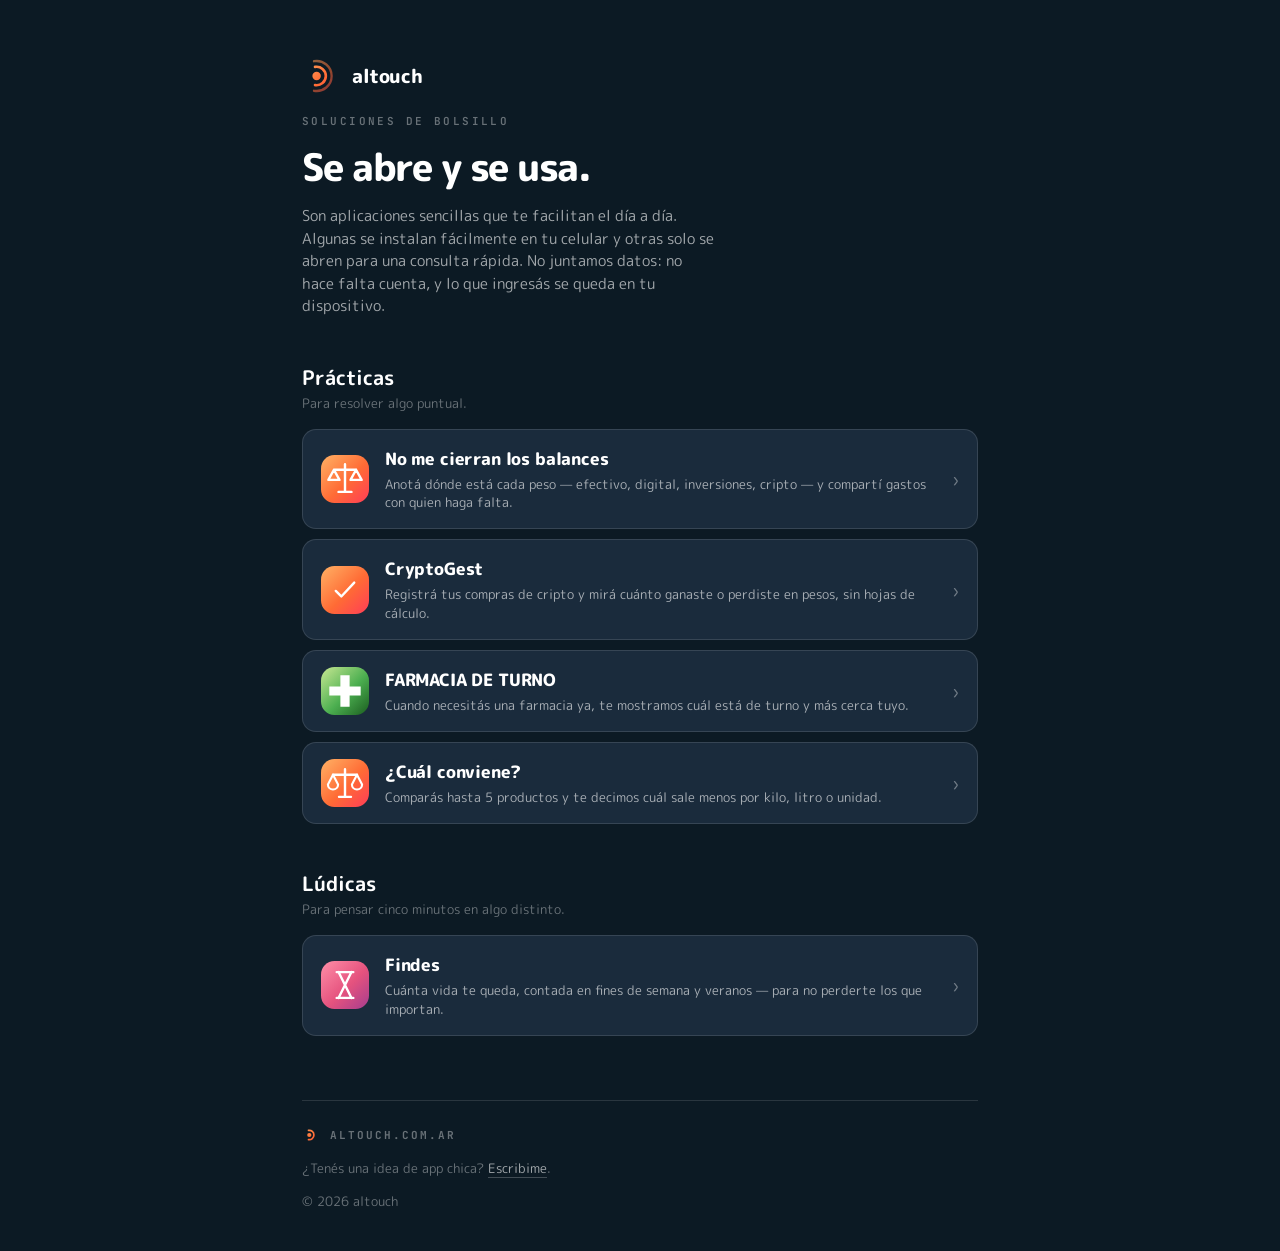
<file: index.html>
<!DOCTYPE html>
<html lang="es">
<head>
<meta charset="UTF-8">
<meta name="viewport" content="width=device-width, initial-scale=1.0, maximum-scale=1.0, user-scalable=no">
<meta name="theme-color" content="#0C1A24">
<meta name="apple-mobile-web-app-capable" content="yes">
<meta name="apple-mobile-web-app-status-bar-style" content="black-translucent">
<meta name="apple-mobile-web-app-title" content="altouch">

<title>altouch — soluciones de bolsillo</title>
<meta name="description" content="Apps chicas y gratuitas para resolver algo puntual. Sin cuenta, sin recolectar datos: se abren y se usan.">

<!-- Open Graph / redes — reemplazar og:url por el dominio final y sumar og:image (1200×630) cuando exista -->
<meta property="og:type" content="website">
<meta property="og:title" content="altouch — soluciones de bolsillo">
<meta property="og:description" content="Apps chicas y gratuitas para resolver algo puntual. Sin cuenta, sin recolectar datos: se abren y se usan.">
<meta property="og:url" content="https://altouch.com.ar/">
<meta name="twitter:card" content="summary">
<link rel="canonical" href="https://altouch.com.ar/">

<link rel="icon" href="data:image/svg+xml,%3Csvg xmlns='http://www.w3.org/2000/svg' viewBox='0 0 52 52'%3E%3Cdefs%3E%3ClinearGradient id='g' x1='0' y1='0' x2='52' y2='52'%3E%3Cstop stop-color='%23FFB265'/%3E%3Cstop offset='.55' stop-color='%23FF6B35'/%3E%3Cstop offset='1' stop-color='%23FF3D57'/%3E%3C/linearGradient%3E%3C/defs%3E%3Crect width='52' height='52' rx='14.56' fill='%230C1A24'/%3E%3Ccircle cx='19' cy='26' r='5.5' fill='url(%23g)'/%3E%3Cpath d='M16.92 14.18 A12 12 0 1 1 16.92 37.82' stroke='url(%23g)' stroke-width='4.4' stroke-linecap='round' fill='none'/%3E%3C/svg%3E">
<link rel="apple-touch-icon" href="data:image/svg+xml,%3Csvg xmlns='http://www.w3.org/2000/svg' viewBox='0 0 52 52'%3E%3Cdefs%3E%3ClinearGradient id='g' x1='0' y1='0' x2='52' y2='52'%3E%3Cstop stop-color='%23FFB265'/%3E%3Cstop offset='.55' stop-color='%23FF6B35'/%3E%3Cstop offset='1' stop-color='%23FF3D57'/%3E%3C/linearGradient%3E%3C/defs%3E%3Crect width='52' height='52' rx='14.56' fill='%230C1A24'/%3E%3Ccircle cx='19' cy='26' r='5.5' fill='url(%23g)'/%3E%3Cpath d='M16.92 14.18 A12 12 0 1 1 16.92 37.82' stroke='url(%23g)' stroke-width='4.4' stroke-linecap='round' fill='none'/%3E%3C/svg%3E">

<link rel="preconnect" href="https://fonts.googleapis.com">
<link rel="preconnect" href="https://fonts.gstatic.com" crossorigin>
<link href="https://fonts.googleapis.com/css2?family=M+PLUS+Rounded+1c:wght@400;500;700;800&family=JetBrains+Mono:wght@400;600;700&display=swap" rel="stylesheet">

<script type="application/ld+json">
{
  "@context": "https://schema.org",
  "@type": "ItemList",
  "name": "altouch — apps",
  "itemListElement": [
    {"@type":"ListItem","position":1,"item":{"@type":"SoftwareApplication","name":"NMCLB","applicationCategory":"FinanceApplication","operatingSystem":"Web","url":"https://altouch.com.ar/nmclb","offers":{"@type":"Offer","price":"0","priceCurrency":"ARS"}}},
    {"@type":"ListItem","position":2,"item":{"@type":"SoftwareApplication","name":"CryptoGest","applicationCategory":"FinanceApplication","operatingSystem":"Web","url":"https://altouch.com.ar/cryptogest","offers":{"@type":"Offer","price":"0","priceCurrency":"ARS"}}},
    {"@type":"ListItem","position":3,"item":{"@type":"SoftwareApplication","name":"Findes","applicationCategory":"LifestyleApplication","operatingSystem":"Web","url":"https://altouch.com.ar/findes","offers":{"@type":"Offer","price":"0","priceCurrency":"ARS"}}},
    {"@type":"ListItem","position":4,"item":{"@type":"SoftwareApplication","name":"Turno cercano","applicationCategory":"MedicalApplication","operatingSystem":"Web","url":"https://altouch.com.ar/turnocercano","offers":{"@type":"Offer","price":"0","priceCurrency":"ARS"}}},
    {"@type":"ListItem","position":5,"item":{"@type":"SoftwareApplication","name":"¿Cuál conviene?","applicationCategory":"ShoppingApplication","operatingSystem":"Web","url":"https://altouch.com.ar/cualconviene","offers":{"@type":"Offer","price":"0","priceCurrency":"ARS"}}}
  ]
}
</script>

<!--
  Analytics: todavía sin activar (cero requests a terceros por ahora).
  Cuando se decida, sumar acá algo respetuoso de privacidad, sin cookies
  ni tracking cross-site — por ejemplo Plausible o Umami self-hosted:
  <script defer data-domain="altouch.com.ar" src="https://TU-INSTANCIA/script.js"></script>
-->

<style>
:root{
  --bg-0:#0C1A24; --bg-1:#1A2B3C; --bg-2:#22384B;
  --border:rgba(255,255,255,.12); --border-2:rgba(255,255,255,.22);
  --text:#FFFFFF; --dim:rgba(255,255,255,.62); --faint:rgba(255,255,255,.38);
  --grad-practicas:linear-gradient(135deg,#FFB265 0%,#FF6B35 55%,#FF3D57 100%);
  --grad-ludicas:linear-gradient(135deg,#FF8FA8 0%,#E5527E 55%,#A63D8F 100%);
  --accent:#FF6B35;
  --r:14px;
  --font:'M PLUS Rounded 1c',system-ui,sans-serif;
  --mono:'JetBrains Mono',ui-monospace,monospace;
}
*,*::before,*::after{box-sizing:border-box;margin:0;padding:0;}
html{-webkit-text-size-adjust:100%;}
body{
  background:var(--bg-0);
  color:var(--text);
  font-family:var(--font);
  -webkit-tap-highlight-color:transparent;
  min-height:100dvh;
}
a{color:inherit;text-decoration:none;}
:focus-visible{outline:2px solid var(--accent);outline-offset:3px;border-radius:4px;}

#page{
  max-width:720px;
  margin:0 auto;
  padding:56px 22px 40px;
}

/* ── hero ── */
.hero{display:flex;flex-direction:column;align-items:flex-start;gap:18px;margin-bottom:8px;}
.brand{display:flex;align-items:center;gap:10px;}
.brand .wordmark{font-weight:800;font-size:19px;letter-spacing:-.02em;}
.symbol .dot{opacity:0;transform:scale(.4);transform-origin:26px 26px;animation:pop .35s .05s cubic-bezier(.34,1.56,.64,1) forwards;}
.symbol .wave1{stroke-dasharray:80;stroke-dashoffset:80;animation:draw .8s .18s cubic-bezier(.2,.8,.2,1) forwards;}
.symbol .wave2{stroke-dasharray:130;stroke-dashoffset:130;animation:draw 1s .32s cubic-bezier(.2,.8,.2,1) forwards;}
@keyframes pop{to{opacity:1;transform:scale(1)}}
@keyframes draw{to{stroke-dashoffset:0}}
@media (prefers-reduced-motion: reduce){
  .symbol .dot{animation:none;opacity:1;transform:none}
  .symbol .wave1,.symbol .wave2{animation:none;stroke-dashoffset:0}
}

.eyebrow{
  font-family:var(--mono);font-weight:600;font-size:11px;
  letter-spacing:.22em;text-transform:uppercase;color:var(--faint);
}
.thesis{
  font-weight:800;font-size:clamp(28px,7vw,38px);letter-spacing:-.04em;line-height:1.08;
}
.lead{font-size:15px;color:var(--dim);max-width:46ch;line-height:1.5;}

/* ── categorías ── */
.category{margin-top:44px;}
.cat-head{margin-bottom:16px;}
.cat-title{font-weight:700;font-size:20px;}
.cat-sub{font-size:13px;color:var(--faint);margin-top:2px;}

.grid{
  display:flex;
  flex-direction:column;
  gap:10px;
}

.tile{
  display:flex;
  gap:16px;
  align-items:center;
  background:var(--bg-1);
  border:1px solid var(--border);
  border-radius:var(--r);
  padding:16px 18px;
  width:100%;
  transition:transform .16s ease, border-color .16s ease, background .16s ease;
}
.tile:hover,.tile:focus-visible{
  transform:translateY(-2px);
  border-color:var(--border-2);
  background:var(--bg-2);
}
.tile .icon{width:48px;height:48px;flex-shrink:0;}
.tile .body{min-width:0;flex:1;}
.tile .name{font-weight:800;font-size:17px;margin-bottom:4px;letter-spacing:-.01em;}
.tile .blurb{
  font-size:13px;color:var(--dim);line-height:1.45;
  display:-webkit-box;-webkit-line-clamp:2;-webkit-box-orient:vertical;overflow:hidden;
}
.tile .arrow{flex-shrink:0;font-size:20px;color:var(--faint);transition:transform .16s ease;}
.tile:hover .arrow{transform:translateX(3px);}

/* placeholder de próxima app — sin link, más tenue */
.tile.soon{opacity:.5;cursor:default;}
.tile.soon:hover{transform:none;border-color:var(--border);background:var(--bg-1);}
.tile.soon:hover .arrow{transform:none;}

/* ── footer ── */
footer{
  margin-top:64px;
  padding-top:24px;
  border-top:1px solid var(--border);
  display:flex;
  flex-direction:column;
  gap:14px;
}
.foot-brand{display:flex;align-items:center;gap:8px;}
.foot-brand .label{
  font-family:var(--mono);font-weight:700;font-size:11px;
  letter-spacing:.18em;color:var(--faint);
}
.foot-line{font-size:13px;color:var(--faint);}
.foot-line a{color:var(--dim);border-bottom:1px solid var(--border-2);}
.foot-line a:hover{color:var(--text);}
</style>

<!-- Analítica de visitas, sin cookies ni datos personales — solo agregados -->
<script defer src="https://cloud.umami.is/script.js" data-website-id="487a43e4-3427-44e4-9e52-871a9c5b7f47"></script>
</head>
<body>
<div id="page">

  <header class="hero">
    <div class="brand">
      <svg class="symbol" width="40" height="40" viewBox="0 0 52 52" fill="none" xmlns="http://www.w3.org/2000/svg" aria-hidden="true">
        <defs>
          <linearGradient id="g0" x1="0" y1="0" x2="52" y2="52" gradientUnits="userSpaceOnUse">
            <stop stop-color="#FFB265"/><stop offset=".55" stop-color="#FF6B35"/><stop offset="1" stop-color="#FF3D57"/>
          </linearGradient>
        </defs>
        <circle class="dot" cx="19" cy="26" r="5.5" fill="url(#g0)"/>
        <path class="wave1" d="M16.92 14.18 A12 12 0 1 1 16.92 37.82" stroke="url(#g0)" stroke-width="3.4" stroke-linecap="round"/>
        <path class="wave2" d="M15.61 6.80 A19.5 19.5 0 1 1 15.61 45.20" stroke="url(#g0)" stroke-width="3" stroke-linecap="round" opacity=".55"/>
      </svg>
      <span class="wordmark">altouch</span>
    </div>
    <p class="eyebrow">Soluciones de bolsillo</p>
    <h1 class="thesis">Se abre y se usa.</h1>
    <p class="lead">Son aplicaciones sencillas que te facilitan el día a día. Algunas se instalan fácilmente en tu celular y otras solo se abren para una consulta rápida. No juntamos datos: no hace falta cuenta, y lo que ingresás se queda en tu dispositivo.</p>
  </header>

  <!-- defs compartidos para los tiles de íconos -->
  <svg width="0" height="0" style="position:absolute" aria-hidden="true">
    <defs>
      <linearGradient id="grad-practicas" x1="0" y1="0" x2="52" y2="52" gradientUnits="userSpaceOnUse">
        <stop stop-color="#FFB265"/><stop offset=".55" stop-color="#FF6B35"/><stop offset="1" stop-color="#FF3D57"/>
      </linearGradient>
      <linearGradient id="grad-ludicas" x1="0" y1="0" x2="52" y2="52" gradientUnits="userSpaceOnUse">
        <stop stop-color="#FF8FA8"/><stop offset=".55" stop-color="#E5527E"/><stop offset="1" stop-color="#A63D8F"/>
      </linearGradient>
      <linearGradient id="grad-salud" x1="0" y1="0" x2="52" y2="52" gradientUnits="userSpaceOnUse">
        <stop stop-color="#C8E893"/><stop offset=".55" stop-color="#4CAF50"/><stop offset="1" stop-color="#1B5E20"/>
      </linearGradient>
    </defs>
  </svg>

  <section class="category" aria-labelledby="cat-practicas">
    <div class="cat-head">
      <h2 class="cat-title" id="cat-practicas">Prácticas</h2>
      <p class="cat-sub">Para resolver algo puntual.</p>
    </div>
    <div class="grid">

      <!-- TILE: copiar este bloque para cada app nueva -->
      <a class="tile" href="nmclb/" data-umami-event="click-nmclb">
        <svg class="icon" viewBox="0 0 52 52" fill="none" xmlns="http://www.w3.org/2000/svg" aria-hidden="true">
          <rect width="52" height="52" rx="14.56" fill="url(#grad-practicas)"/>
          <path d="M26 10 V40 M14 16 H38 M19 40 H33 M14 16 L8 27 H20 Z M38 16 L32 27 H44 Z"
                stroke="#fff" stroke-width="2.6" stroke-linecap="round" stroke-linejoin="round"/>
        </svg>
        <div class="body">
          <div class="name">No me cierran los balances</div>
          <p class="blurb">Anotá dónde está cada peso — efectivo, digital, inversiones, cripto — y compartí gastos con quien haga falta.</p>
        </div>
        <span class="arrow" aria-hidden="true">›</span>
      </a>

      <a class="tile" href="cryptogest/" data-umami-event="click-cryptogest">
        <svg class="icon" viewBox="0 0 52 52" fill="none" xmlns="http://www.w3.org/2000/svg" aria-hidden="true">
          <rect width="52" height="52" rx="14.56" fill="url(#grad-practicas)"/>
          <path d="M36 18 L22 33 L16 27" stroke="#fff" stroke-width="2.6" stroke-linecap="round" stroke-linejoin="round"/>
        </svg>
        <div class="body">
          <div class="name">CryptoGest</div>
          <p class="blurb">Registrá tus compras de cripto y mirá cuánto ganaste o perdiste en pesos, sin hojas de cálculo.</p>
        </div>
        <span class="arrow" aria-hidden="true">›</span>
      </a>

      <a class="tile" href="turnocercano/" data-umami-event="click-turnocercano">
        <svg class="icon" viewBox="0 0 52 52" fill="none" xmlns="http://www.w3.org/2000/svg" aria-hidden="true">
          <rect width="52" height="52" rx="14.56" fill="url(#grad-salud)"/>
          <path d="M21 9 H31 V21 H43 V31 H31 V43 H21 V31 H9 V21 H21 Z" fill="#fff"/>
        </svg>
        <div class="body">
          <div class="name">FARMACIA DE TURNO</div>
          <p class="blurb">Cuando necesitás una farmacia ya, te mostramos cuál está de turno y más cerca tuyo.</p>
        </div>
        <span class="arrow" aria-hidden="true">›</span>
      </a>

      <a class="tile" href="cualconviene/" data-umami-event="click-cualconviene">
        <svg class="icon" viewBox="0 0 52 52" fill="none" xmlns="http://www.w3.org/2000/svg" aria-hidden="true">
          <rect width="52" height="52" rx="14.56" fill="url(#grad-practicas)"/>
          <path d="M26 11 V41 M13 17 H39 M19.5 41 H32.5" stroke="#fff" stroke-width="2.6" stroke-linecap="round" fill="none"/>
          <path d="M13 17 L7.5 27.5 A5.5 5.5 0 0 0 18.5 27.5 Z" stroke="#fff" stroke-width="2.3" stroke-linejoin="round" fill="none"/>
          <path d="M39 17 L33.5 27.5 A5.5 5.5 0 0 0 44.5 27.5 Z" stroke="#fff" stroke-width="2.3" stroke-linejoin="round" fill="none"/>
        </svg>
        <div class="body">
          <div class="name">¿Cuál conviene?</div>
          <p class="blurb">Comparás hasta 5 productos y te decimos cuál sale menos por kilo, litro o unidad.</p>
        </div>
        <span class="arrow" aria-hidden="true">›</span>
      </a>

    </div>
  </section>

  <section class="category" aria-labelledby="cat-ludicas">
    <div class="cat-head">
      <h2 class="cat-title" id="cat-ludicas">Lúdicas</h2>
      <p class="cat-sub">Para pensar cinco minutos en algo distinto.</p>
    </div>
    <div class="grid">

      <a class="tile" href="findes/" data-umami-event="click-findes">
        <svg class="icon" viewBox="0 0 52 52" fill="none" xmlns="http://www.w3.org/2000/svg" aria-hidden="true">
          <rect width="52" height="52" rx="14.56" fill="url(#grad-ludicas)"/>
          <path d="M17 12 H35 M17 40 H35 M19 12 L33 40 M33 12 L19 40"
                stroke="#fff" stroke-width="2.6" stroke-linecap="round" stroke-linejoin="round"/>
        </svg>
        <div class="body">
          <div class="name">Findes</div>
          <p class="blurb">Cuánta vida te queda, contada en fines de semana y veranos — para no perderte los que importan.</p>
        </div>
        <span class="arrow" aria-hidden="true">›</span>
      </a>

    </div>
  </section>

  <footer>
    <div class="foot-brand">
      <svg width="20" height="20" viewBox="0 0 52 52" fill="none" xmlns="http://www.w3.org/2000/svg" aria-hidden="true">
        <circle cx="19" cy="26" r="5.5" fill="url(#g0)"/>
        <path d="M16.92 14.18 A12 12 0 1 1 16.92 37.82" stroke="url(#g0)" stroke-width="4.4" stroke-linecap="round"/>
      </svg>
      <span class="label">ALTOUCH.COM.AR</span>
    </div>
    <p class="foot-line">¿Tenés una idea de app chica? <a href="mailto:altoquesolucionesdebolsillo@gmail.com">Escribime</a>.</p>
    <p class="foot-line">© 2026 altouch</p>
  </footer>

</div>
</body>
</html>
</file>
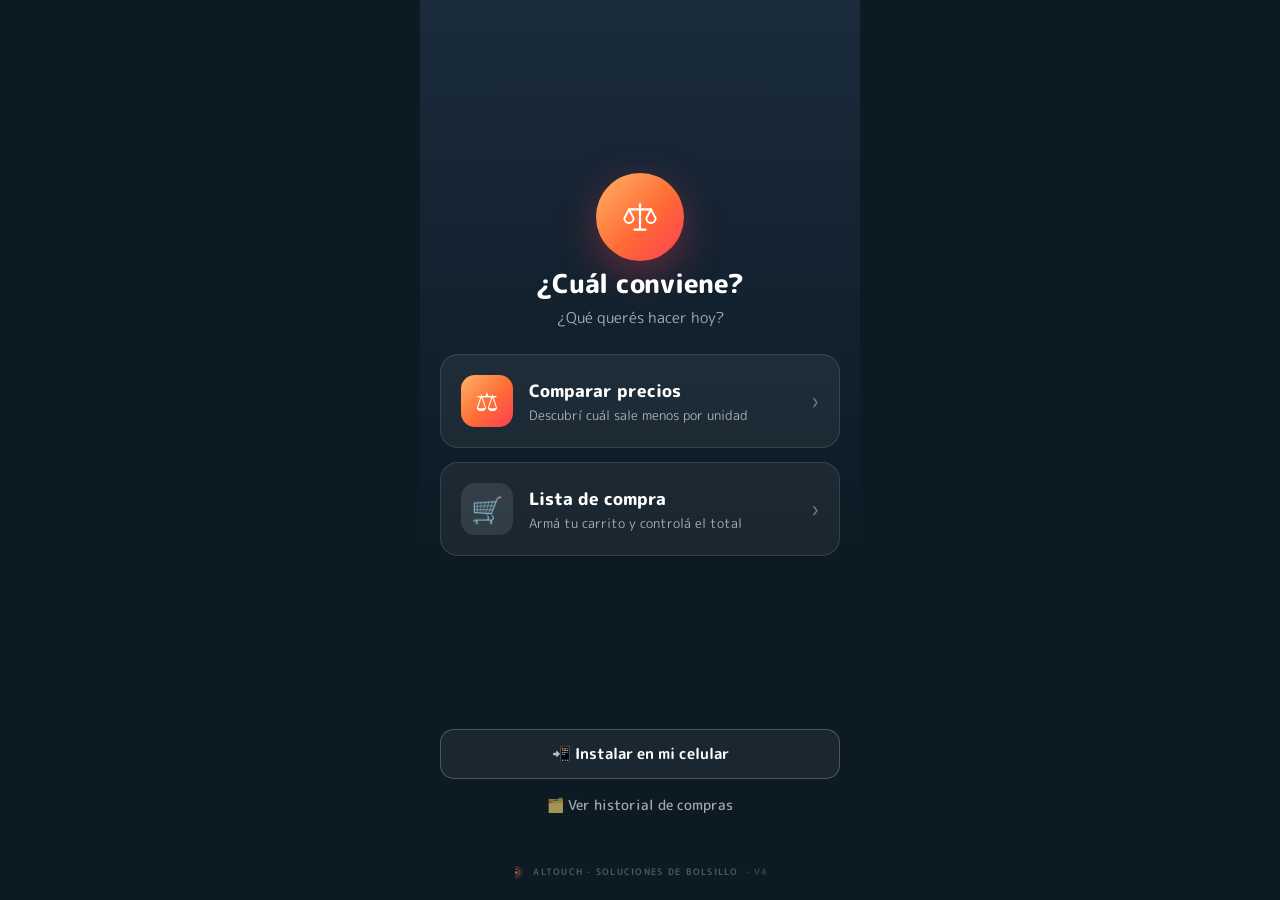
<file: cualconviene/index.html>
<!DOCTYPE html>
<html lang="es">
<head>
<meta charset="UTF-8">
<meta name="viewport" content="width=device-width, initial-scale=1.0, maximum-scale=1.0, user-scalable=no">
<meta name="theme-color" content="#0C1A24">
<meta name="apple-mobile-web-app-capable" content="yes">
<meta name="apple-mobile-web-app-status-bar-style" content="black-translucent">
<meta name="apple-mobile-web-app-title" content="Cuál conviene">
<meta name="app-version" content="4">
<title>¿Cuál conviene? · altouch</title>
<link rel="manifest" href="./manifest.json">
<link rel="apple-touch-icon" href="./icons/apple-touch-icon.png">
<link rel="icon" href="./icons/icon-192.png">
<link rel="preconnect" href="https://fonts.googleapis.com">
<link rel="preconnect" href="https://fonts.gstatic.com" crossorigin>
<link href="https://fonts.googleapis.com/css2?family=M+PLUS+Rounded+1c:wght@400;500;700;800&display=swap" rel="stylesheet">
<style>
:root{
  --bg-0:#0C1A24; --bg-1:#1A2B3C; --bg-2:#22384B;
  --panel:rgba(255,255,255,0.06); --panel-strong:rgba(255,255,255,0.10);
  --border:rgba(255,255,255,0.12); --border-strong:rgba(255,255,255,0.22);
  --text:#FFFFFF; --text-dim:rgba(255,255,255,0.62); --text-faint:rgba(255,255,255,0.40);
  --accent:#FF6B35; --accent-2:#FF3D57; --accent-soft:#FFB265; --green:#7FC97A;
  --red:#FF5A6E; --radius:14px;
  --grad-accent:linear-gradient(135deg,#FFB265 0%,#FF6B35 55%,#FF3D57 100%);
}
*{box-sizing:border-box;margin:0;padding:0;-webkit-tap-highlight-color:transparent;}
html,body{height:100%;}
body{font-family:'M PLUS Rounded 1c',system-ui,sans-serif;background:var(--bg-0);color:var(--text);overflow:hidden;position:fixed;width:100%;}
#app{max-width:440px;margin:0 auto;height:100vh;height:100dvh;background:linear-gradient(180deg,#1A2B3C 0%,#0C1A24 60%);display:flex;flex-direction:column;position:relative;overflow:hidden;}
.screen{position:absolute;inset:0;display:flex;flex-direction:column;padding:24px 20px calc(20px + env(safe-area-inset-bottom));opacity:0;pointer-events:none;transform:translateX(24px);transition:opacity .28s ease,transform .28s ease;overflow-y:auto;}
.screen.active{opacity:1;pointer-events:auto;transform:translateX(0);}
.topbar{display:flex;align-items:center;gap:12px;margin-bottom:14px;min-height:36px;}
.topbar h2{flex:1;}
.back{background:var(--panel);border:1px solid var(--border);color:var(--text);width:36px;height:36px;border-radius:10px;font-size:18px;display:flex;align-items:center;justify-content:center;cursor:pointer;flex-shrink:0;}
.chip{background:var(--panel);border:1px solid var(--border);border-radius:20px;padding:6px 12px;font-size:13px;font-weight:700;white-space:nowrap;}
.chip .n{color:var(--green);}
.brandmark{display:flex;align-items:center;gap:8px;}
.brandmark .dot{width:26px;height:26px;border-radius:50%;background:var(--green);display:flex;align-items:center;justify-content:center;color:var(--bg-0);font-weight:800;font-size:15px;}
.brandmark .txt{font-size:13px;color:var(--text-dim);font-weight:500;letter-spacing:.02em;}
h1{font-size:26px;font-weight:800;line-height:1.15;letter-spacing:-.01em;}
h2{font-size:20px;font-weight:700;}
.sub{color:var(--text-dim);font-size:15px;line-height:1.5;font-weight:400;}

.hero-logo{width:88px;height:88px;border-radius:50%;background:var(--grad-accent);display:flex;align-items:center;justify-content:center;margin:0 auto 8px;box-shadow:0 12px 40px rgba(255,61,87,0.35);}
.hero-logo svg{width:44px;height:44px;}
.choice{display:flex;flex-direction:column;gap:14px;}
.choice-card{display:flex;align-items:center;gap:16px;background:var(--panel);border:1px solid var(--border);border-radius:18px;padding:20px;cursor:pointer;transition:transform .12s ease,border .2s ease;text-align:left;color:var(--text);font-family:inherit;}
.choice-card:active{transform:scale(.98);}
.choice-card .ic{width:52px;height:52px;border-radius:14px;background:var(--grad-accent);display:flex;align-items:center;justify-content:center;font-size:26px;flex-shrink:0;}
.choice-card .ic.alt{background:var(--panel-strong);}
.choice-card h3{font-size:17px;font-weight:800;margin-bottom:3px;}
.choice-card p{font-size:13px;color:var(--text-dim);font-weight:400;line-height:1.4;}
.choice-card .arr{margin-left:auto;color:var(--text-faint);font-size:22px;}
.hist-link{display:flex;align-items:center;justify-content:center;gap:8px;background:none;border:none;color:var(--text-dim);font-family:inherit;font-size:14px;font-weight:500;cursor:pointer;padding:14px;width:100%;}
.install-btn{display:none;align-items:center;justify-content:center;gap:8px;width:100%;height:50px;min-height:50px;flex-shrink:0;margin:24px 0 2px;border:1px solid var(--border-strong);border-radius:var(--radius);background:var(--panel);color:var(--text);font-family:inherit;font-size:15px;font-weight:700;cursor:pointer;}
.install-btn:active{background:var(--panel-strong);}

.btn{width:100%;height:56px;min-height:56px;flex-shrink:0;border-radius:var(--radius);border:none;cursor:pointer;font-family:inherit;font-size:17px;font-weight:700;display:flex;align-items:center;justify-content:center;gap:10px;transition:transform .12s ease,filter .2s ease;}
.btn:active{transform:scale(.975);}
.btn-accent{background:var(--grad-accent);color:#fff;box-shadow:0 8px 24px rgba(255,61,87,.28);}
.btn-ghost{background:var(--panel);color:var(--text);border:1px solid var(--border-strong);}
.btn-green{background:var(--green);color:#0C1A24;}
.btn:disabled{background:var(--panel);color:var(--text-faint);box-shadow:none;cursor:default;}
.btn-sm{height:48px;min-height:48px;font-size:15px;}

.field{margin-bottom:16px;}
.field label{display:block;font-size:13px;color:var(--text-dim);margin-bottom:7px;font-weight:500;}
.input,.select{width:100%;height:50px;min-height:50px;flex-shrink:0;border-radius:12px;background:var(--panel);border:1px solid var(--border);color:var(--text);font-family:inherit;font-size:16px;font-weight:500;padding:0 14px;outline:none;transition:border .2s ease;}
.input:focus,.select:focus{border-color:var(--accent);}
.input::placeholder{color:var(--text-faint);font-weight:400;}
.select{appearance:none;background-image:url("data:image/svg+xml,%3Csvg xmlns='http://www.w3.org/2000/svg' width='24' height='24' fill='none' stroke='%23ffffff' stroke-width='2' stroke-opacity='.5'%3E%3Cpath d='M6 9l6 6 6-6'/%3E%3C/svg%3E");background-repeat:no-repeat;background-position:right 12px center;padding-right:40px;}
.row{display:flex;gap:10px;}
.row .field{flex:1;}
.hint{font-size:12px;color:var(--accent-soft);margin-top:-8px;margin-bottom:16px;font-weight:500;}

.tip{font-size:12px;color:var(--text-dim);background:var(--panel);border:1px solid var(--border);border-radius:10px;padding:10px 12px;margin-bottom:18px;line-height:1.45;display:flex;gap:8px;align-items:flex-start;}
.tip .i{color:var(--accent-soft);flex-shrink:0;font-size:14px;}
.toggle-link{background:none;border:none;color:var(--accent-soft);font-family:inherit;font-size:13px;font-weight:700;cursor:pointer;padding:0;margin:-4px 0 16px;display:flex;align-items:center;gap:6px;}

.seg{display:flex;gap:8px;margin-bottom:18px;flex-wrap:wrap;}
.seg button{flex:1;min-width:calc(25% - 8px);height:40px;min-height:40px;flex-shrink:0;border-radius:10px;background:var(--panel);border:1px solid var(--border);color:var(--text-dim);font-family:inherit;font-size:13px;font-weight:500;cursor:pointer;transition:all .18s ease;}
.seg button.on{background:var(--grad-accent);color:#fff;border-color:transparent;font-weight:700;}

.plist{display:flex;flex-direction:column;gap:10px;margin:4px 0 16px;}
.pcard{display:flex;align-items:center;gap:12px;background:var(--panel);border:1px solid var(--border);border-radius:12px;padding:12px 14px;}
.pcard .avatar{width:44px;height:44px;border-radius:10px;flex-shrink:0;display:flex;align-items:center;justify-content:center;font-weight:800;font-size:17px;color:#fff;}
.pcard .meta{flex:1;min-width:0;}
.pcard .meta .nm{font-size:15px;font-weight:700;white-space:nowrap;overflow:hidden;text-overflow:ellipsis;}
.pcard .meta .dt{font-size:13px;color:var(--text-dim);font-weight:400;}
.pcard .amt{font-weight:800;font-size:15px;white-space:nowrap;}
.pcard .del{background:none;border:none;color:var(--text-faint);font-size:22px;cursor:pointer;padding:4px;line-height:1;}
.empty{text-align:center;padding:32px 16px;color:var(--text-faint);font-size:14px;border:1px dashed var(--border);border-radius:12px;margin:4px 0 16px;}

.stepper{display:flex;align-items:center;gap:2px;flex-shrink:0;background:var(--panel-strong);border-radius:10px;padding:3px;flex-shrink:0;}
.stepper button{width:28px;height:28px;border:none;background:transparent;color:var(--text);font-size:18px;font-weight:700;cursor:pointer;border-radius:7px;display:flex;align-items:center;justify-content:center;line-height:1;}
.stepper button:active{background:var(--panel);}
.stepper .q{min-width:22px;text-align:center;font-size:14px;font-weight:800;}
.badge-offer{display:inline-block;background:rgba(127,201,122,.16);color:var(--green);font-size:11px;font-weight:700;padding:2px 7px;border-radius:8px;margin-left:6px;vertical-align:middle;}

.total-banner{background:var(--grad-accent);border-radius:18px;padding:18px 20px;margin-bottom:16px;flex-shrink:0;display:flex;align-items:center;justify-content:space-between;box-shadow:0 10px 28px rgba(255,61,87,.28);}
.total-banner .lbl{font-size:13px;font-weight:700;text-transform:uppercase;letter-spacing:.06em;opacity:.9;}
.total-banner .val{font-size:30px;font-weight:800;line-height:1.1;margin-top:2px;}
.total-banner .cnt{text-align:right;font-size:13px;font-weight:700;opacity:.92;}
.total-banner .cnt b{display:block;font-size:26px;}

.winner{background:var(--grad-accent);border-radius:18px;padding:20px;margin-bottom:16px;box-shadow:0 12px 32px rgba(255,61,87,.30);position:relative;overflow:hidden;}
.winner .tag{font-size:12px;font-weight:700;text-transform:uppercase;letter-spacing:.08em;opacity:.9;}
.winner .nm{font-size:24px;font-weight:800;margin:4px 0 2px;}
.winner .unit{font-size:15px;font-weight:500;opacity:.92;}
.winner .save{position:absolute;top:16px;right:16px;background:rgba(0,0,0,.22);border-radius:20px;padding:6px 12px;font-size:13px;font-weight:700;}
.rank{display:flex;flex-direction:column;gap:10px;}
.rrow{display:flex;align-items:center;gap:14px;background:var(--panel);border:1px solid var(--border);border-radius:12px;padding:14px;}
.rrow .pos{font-size:15px;font-weight:800;color:var(--text-faint);width:24px;text-align:center;}
.rrow .bar-wrap{flex:1;min-width:0;}
.rrow .bar-top{display:flex;justify-content:space-between;margin-bottom:6px;gap:8px;}
.rrow .bar-top .nm{font-size:14px;font-weight:700;white-space:nowrap;overflow:hidden;text-overflow:ellipsis;}
.rrow .bar-top .pu{font-size:14px;font-weight:800;white-space:nowrap;}
.rrow .track{height:8px;border-radius:6px;background:rgba(255,255,255,.10);overflow:hidden;}
.rrow .fill{height:100%;border-radius:6px;background:var(--grad-accent);transition:width .6s cubic-bezier(.4,0,.2,1);}
.rrow.best .track{background:rgba(127,201,122,.18);}
.rrow.best .fill{background:var(--green);}
.rrow.best .pos{color:var(--green);}
.note{font-size:13px;color:var(--text-faint);text-align:center;margin-top:14px;line-height:1.5;}

.hcard{background:var(--panel);border:1px solid var(--border);border-radius:14px;padding:16px;margin-bottom:12px;}
.hcard .hhead{display:flex;justify-content:space-between;align-items:baseline;margin-bottom:6px;}
.hcard .hdate{font-size:14px;font-weight:700;}
.hcard .htot{font-size:20px;font-weight:800;color:var(--accent-soft);}
.hcard .hmeta{font-size:13px;color:var(--text-dim);}
.section-title{font-size:14px;font-weight:700;color:var(--text-dim);margin:20px 0 12px;text-transform:uppercase;letter-spacing:.05em;}
.chart{display:flex;align-items:flex-end;gap:10px;height:120px;padding:10px 4px 0;background:var(--panel);border:1px solid var(--border);border-radius:14px;margin-bottom:8px;}
.chart .col{flex:1;display:flex;flex-direction:column;align-items:center;gap:6px;height:100%;justify-content:flex-end;}
.chart .cbar{width:100%;max-width:38px;border-radius:6px 6px 0 0;background:var(--grad-accent);transition:height .5s ease;}
.chart .clbl{font-size:11px;color:var(--text-faint);text-align:center;line-height:1.2;}
.chart .cval{font-size:11px;font-weight:700;color:var(--text-dim);}
.trend{display:flex;align-items:center;justify-content:space-between;background:var(--panel);border:1px solid var(--border);border-radius:12px;padding:12px 14px;margin-bottom:8px;}
.trend .tn{font-size:14px;font-weight:700;}
.trend .tp{font-size:13px;color:var(--text-dim);}
.trend .delta{font-size:14px;font-weight:800;padding:4px 10px;border-radius:16px;}
.delta.up{background:rgba(255,90,110,.16);color:var(--red);}
.delta.down{background:rgba(127,201,122,.16);color:var(--green);}
.delta.flat{background:var(--panel-strong);color:var(--text-dim);}

#toast{position:absolute;bottom:calc(24px + env(safe-area-inset-bottom));left:50%;transform:translateX(-50%) translateY(20px);background:var(--bg-2);border:1px solid var(--border-strong);color:var(--text);padding:12px 20px;border-radius:12px;font-size:14px;font-weight:500;opacity:0;pointer-events:none;transition:all .3s ease;z-index:50;white-space:nowrap;max-width:90%;}
#toast.show{opacity:1;transform:translateX(-50%) translateY(0);}
.stack{display:flex;flex-direction:column;gap:12px;}
.mt-auto{margin-top:auto;padding-top:16px;}

.seg-sm{gap:6px;margin-bottom:14px;}
.seg-sm button{height:34px;min-height:34px;font-size:12px;min-width:calc(25% - 6px);}
.omode{display:none;}
.omode.on{display:block;}
.qpick{display:flex;align-items:center;justify-content:space-between;background:var(--panel);border:1px solid var(--border);border-radius:12px;padding:10px 12px;margin-bottom:12px;}
.qpick .lb{font-size:13px;font-weight:700;}
.qpick .lb small{display:block;font-size:11px;color:var(--text-faint);font-weight:500;}
.sheet-bg{position:absolute;inset:0;background:rgba(6,14,20,.72);backdrop-filter:blur(3px);z-index:70;opacity:0;pointer-events:none;transition:opacity .22s ease;}
.sheet-bg.on{opacity:1;pointer-events:auto;}
.sheet{position:absolute;left:0;right:0;bottom:0;z-index:71;background:var(--bg-1);border-radius:22px 22px 0 0;border-top:1px solid var(--border-strong);padding:20px 20px calc(20px + env(safe-area-inset-bottom));transform:translateY(105%);transition:transform .28s cubic-bezier(.4,0,.2,1);max-height:92%;overflow-y:auto;}
.sheet.on{transform:translateY(0);}
.sheet .grab{width:38px;height:4px;border-radius:3px;background:var(--border-strong);margin:0 auto 16px;}
.sheet h3{font-size:19px;font-weight:800;margin-bottom:4px;}
.sheet .shsub{font-size:13px;color:var(--text-dim);margin-bottom:16px;line-height:1.45;}
.sheet .shsub b{color:var(--accent-soft);}
.rrow.pick{cursor:pointer;transition:border .18s ease,transform .12s ease;}
.rrow.pick:active{transform:scale(.985);}
.rrow .go{color:var(--text-faint);font-size:20px;flex-shrink:0;}

.big-in{height:58px;min-height:58px;font-size:22px;font-weight:700;}
.units{display:flex;gap:8px;margin:-6px 0 16px;flex-wrap:wrap;}
.units button{flex:1;min-width:64px;height:42px;min-height:42px;flex-shrink:0;border-radius:11px;background:var(--panel);border:1px solid var(--border);color:var(--text-dim);font-family:inherit;font-size:15px;font-weight:700;cursor:pointer;transition:all .15s ease;}
.units button.on{background:var(--grad-accent);color:#fff;border-color:transparent;}
.mrow{display:flex;align-items:center;gap:10px;background:var(--panel);border:1px solid var(--border);border-radius:12px;padding:11px 13px;margin-bottom:8px;}
.mrow.best{border-color:rgba(127,201,122,.45);background:rgba(127,201,122,.09);}
.mrow .mi{flex:1;min-width:0;}
.mrow .mn{font-size:14px;font-weight:700;white-space:nowrap;overflow:hidden;text-overflow:ellipsis;}
.mrow .md{font-size:12px;color:var(--text-dim);}
.mrow .mp{font-size:15px;font-weight:800;white-space:nowrap;text-align:right;}
.mrow.best .mp{color:var(--green);}
.mrow .mp small{display:block;font-size:10px;font-weight:600;color:var(--text-faint);letter-spacing:.04em;}
.mrow .del{background:none;border:none;color:var(--text-faint);font-size:20px;cursor:pointer;padding:2px 4px;line-height:1;}
.mgap{font-size:12px;color:var(--green);font-weight:700;text-align:center;padding:2px 0 10px;}

.opreview{border-radius:12px;padding:12px 14px;margin-bottom:14px;font-size:13px;line-height:1.5;background:rgba(127,201,122,.10);border:1px solid rgba(127,201,122,.30);}
.opreview.off{background:var(--panel);border-color:var(--border);color:var(--text-dim);}
.opreview b{font-size:15px;}
.opreview .big{color:var(--green);}


/* Cartel de "hay versión nueva" */
#update-bar{position:absolute;left:12px;right:12px;bottom:calc(12px + env(safe-area-inset-bottom));z-index:60;background:var(--bg-1);border:1px solid var(--border-strong);border-radius:16px;padding:13px 13px 13px 16px;display:none;align-items:center;gap:12px;box-shadow:0 12px 34px rgba(0,0,0,.5);}
#update-bar.on{display:flex;animation:ubIn .3s ease;}
@keyframes ubIn{from{opacity:0;transform:translateY(16px);}to{opacity:1;transform:translateY(0);}}
#update-bar .ub-txt{flex:1;min-width:0;}
#update-bar .ub-txt b{display:block;font-size:14px;font-weight:800;line-height:1.3;}
#update-bar .ub-txt span{font-size:12px;color:var(--text-dim);line-height:1.35;}
#update-bar .ub-btn{flex-shrink:0;height:42px;padding:0 16px;border:none;border-radius:12px;background:var(--grad-accent);color:#fff;font-family:inherit;font-size:14px;font-weight:800;cursor:pointer;}
#update-bar .ub-btn:active{transform:scale(.97);}
#update-bar .ub-x{background:none;border:none;color:var(--text-faint);font-size:20px;padding:2px 2px 2px 0;cursor:pointer;flex-shrink:0;line-height:1;align-self:flex-start;}
.vtag{font-size:9px;color:var(--text-faint);font-weight:700;letter-spacing:.14em;opacity:.7;}

/* Historial: tarjeta tappeable + detalle de la compra */
.hcard.pick{display:flex;align-items:center;gap:10px;cursor:pointer;transition:border .18s ease,transform .12s ease;}
.hcard.pick:active{transform:scale(.985);border-color:var(--border-strong);}
.hcard .hbody{flex:1;min-width:0;}
.hcard .hgo{color:var(--text-faint);font-size:22px;flex-shrink:0;line-height:1;}
.dhead{font-size:13px;color:var(--text-dim);margin:-8px 0 16px;}
.dlist{display:flex;flex-direction:column;gap:8px;margin-bottom:4px;}
.dcard{display:flex;align-items:center;gap:12px;background:var(--panel);border:1px solid var(--border);border-radius:12px;padding:11px 13px;}
.dcard .dq{min-width:34px;height:34px;border-radius:9px;background:var(--panel-strong);display:flex;align-items:center;justify-content:center;font-size:14px;font-weight:800;flex-shrink:0;padding:0 6px;}
.dcard .di{flex:1;min-width:0;}
.dcard .dn{font-size:14px;font-weight:700;white-space:nowrap;overflow:hidden;text-overflow:ellipsis;}
.dcard .dd{font-size:12px;color:var(--text-dim);}
.dcard .dd .was{text-decoration:line-through;opacity:.7;}
.dcard .dp{font-size:15px;font-weight:800;white-space:nowrap;text-align:right;}
.dsave{font-size:13px;font-weight:700;color:var(--green);background:rgba(127,201,122,.10);border:1px solid rgba(127,201,122,.30);border-radius:12px;padding:10px 13px;margin-bottom:14px;}

.appfoot{display:flex;align-items:center;justify-content:center;gap:7px;padding-top:20px;margin-top:16px;opacity:.65;}
.appfoot svg{width:15px;height:15px;flex-shrink:0;}
.appfoot span{font-size:9px;color:var(--text-faint);font-weight:700;letter-spacing:.14em;text-transform:uppercase;}
</style>
</head>
<body>
<div id="app">

  <!-- HOME -->
  <section class="screen active" id="s-home">
    <div style="text-align:center;margin:auto 0 24px;">
      <div class="hero-logo">
        <svg viewBox="0 0 52 52" fill="none" xmlns="http://www.w3.org/2000/svg">
          <path d="M26 11 V41 M13 17 H39 M19.5 41 H32.5" stroke="#fff" stroke-width="2.6" stroke-linecap="round"/>
          <path d="M13 17 L7.5 27.5 A5.5 5.5 0 0 0 18.5 27.5 Z" stroke="#fff" stroke-width="2.3" stroke-linejoin="round" fill="none"/>
          <path d="M39 17 L33.5 27.5 A5.5 5.5 0 0 0 44.5 27.5 Z" stroke="#fff" stroke-width="2.3" stroke-linejoin="round" fill="none"/>
        </svg>
      </div>
      <h1 style="margin-bottom:8px;">¿Cuál conviene?</h1><p class="sub" style="max-width:280px;margin:0 auto;">¿Qué querés hacer hoy?</p>
    </div>
    <div class="choice">
      <button class="choice-card" onclick="go('add')"><div class="ic">⚖️</div><div><h3>Comparar precios</h3><p>Descubrí cuál sale menos por unidad</p></div><div class="arr">›</div></button>
      <button class="choice-card" onclick="go('cart')"><div class="ic alt">🛒</div><div><h3>Lista de compra</h3><p>Armá tu carrito y controlá el total</p></div><div class="arr">›</div></button>
    </div>
    <div style="margin-top:auto;">
      <button class="install-btn" id="install-btn" onclick="installPWA()">📲 Instalar en mi celular</button>
      <button class="hist-link" onclick="go('history')">🗂️ Ver historial de compras</button>
      <div class="appfoot"><svg viewBox="0 0 52 52" fill="none" xmlns="http://www.w3.org/2000/svg"><defs><linearGradient id="atg-home" x1="0" y1="0" x2="52" y2="52" gradientUnits="userSpaceOnUse"><stop stop-color="#FFB265"/><stop offset=".55" stop-color="#FF6B35"/><stop offset="1" stop-color="#FF3D57"/></linearGradient></defs><circle cx="19" cy="26" r="5.5" fill="url(#atg-home)"/><path d="M16.92 14.18 A12 12 0 1 1 16.92 37.82" stroke="url(#atg-home)" stroke-width="3.4" stroke-linecap="round"/><path d="M15.61 6.80 A19.5 19.5 0 1 1 15.61 45.20" stroke="url(#atg-home)" stroke-width="3" stroke-linecap="round" opacity=".55"/></svg><span>altouch · soluciones de bolsillo</span><span class="vtag" id="v-tag"></span></div>
    </div>
  </section>

  <!-- ADD (comparator) -->
  <section class="screen" id="s-add">
    <div class="topbar"><button class="back" onclick="go('home')">‹</button><h2>Comparar</h2><span class="chip">Cargados: <span class="n" id="add-count">0</span></span></div>

    <div class="field"><label>¿Qué comparás?</label>
      <div class="seg" id="segType">
        <button class="on" data-t="peso" onclick="setType('peso')">Peso</button>
        <button data-t="volumen" onclick="setType('volumen')">Volumen</button>
        <button data-t="longitud" onclick="setType('longitud')">Largo</button>
        <button data-t="unidad" onclick="setType('unidad')">Unidades</button>
      </div>
    </div>

    <div class="row">
      <div class="field"><label>Precio ($)</label><input class="input big-in" id="i-price" type="number" inputmode="decimal" placeholder="1890"></div>
      <div class="field"><label>Contenido</label><input class="input big-in" id="i-qty" type="number" inputmode="decimal" placeholder="473"></div>
    </div>
    <div class="units" id="i-units"></div>

    <div id="pano-field" style="display:none;">
      <div class="field"><label>¿Cuánto mide cada paño? (cm)</label><input class="input" id="i-pano" type="number" inputmode="decimal" placeholder="Ej: 22"></div>
      <p class="hint">↑ Convertimos los paños a metros para poder compararlos contra rollos en metros.</p>
    </div>

    <button class="toggle-link" id="name-toggle" onclick="toggleName()">＋ Ponerle nombre (opcional)</button>
    <div class="field" id="name-field" style="display:none;"><input class="input" id="i-name" placeholder="Ej: lata / botella"></div>

    <button class="toggle-link" id="offer-toggle" onclick="toggleOffer('add')">＋ ¿Hay oferta o precio por cantidad?</button>
    <div id="offer-field" style="display:none;">
      <div class="seg seg-sm">
        <button class="on" data-o="umbral" onclick="setOfferMode('add','umbral')">3 o más</button>
        <button data-o="pack" onclick="setOfferMode('add','pack')">Pack</button>
        <button data-o="nxm" onclick="setOfferMode('add','nxm')">3x2</button>
        <button data-o="segundo" onclick="setOfferMode('add','segundo')">2do %</button>
      </div>
      <div class="omode on" data-o="umbral" data-ctx="add"><div class="row">
        <div class="field"><label>Llevando (mín.)</label><input class="input o-in" id="o-min" type="number" inputmode="numeric" placeholder="3"></div>
        <div class="field"><label>C/u queda ($)</label><input class="input o-in" id="o-uprice" type="number" inputmode="decimal" placeholder="800"></div>
      </div><p class="hint">Típico de mayoristas: el descuento vale de esa cantidad en adelante.</p></div>
      <div class="omode" data-o="pack" data-ctx="add"><div class="row">
        <div class="field"><label>Pack de (cant.)</label><input class="input o-in" id="o-packq" type="number" inputmode="numeric" placeholder="6"></div>
        <div class="field"><label>Pagás total ($)</label><input class="input o-in" id="o-packt" type="number" inputmode="decimal" placeholder="4500"></div>
      </div></div>
      <div class="omode" data-o="nxm" data-ctx="add"><div class="row">
        <div class="field"><label>Llevás</label><input class="input o-in" id="o-n" type="number" inputmode="numeric" placeholder="3"></div>
        <div class="field"><label>Pagás</label><input class="input o-in" id="o-m" type="number" inputmode="numeric" placeholder="2"></div>
      </div></div>
      <div class="omode" data-o="segundo" data-ctx="add">
        <div class="field"><label>El 2do con % de descuento</label><input class="input o-in" id="o-pct" type="number" inputmode="numeric" placeholder="50"></div>
      </div>
      <div class="qpick"><div class="lb">¿Cuántos vas a llevar?<small>Define si la oferta te aplica</small></div>
        <div class="stepper"><button onclick="planStep('add',-1)">−</button><span class="q" id="o-plan">3</span><button onclick="planStep('add',1)">＋</button></div>
      </div>
      <div class="opreview off" id="o-preview">Completá la oferta y te muestro cuánto te sale de verdad.</div>
    </div>

    <button class="btn btn-green" style="margin-top:4px;" onclick="addProduct()">＋ Agregar a la comparación</button>

    <div id="mini-wrap" style="display:none;">
      <div class="section-title">Cargados</div>
      <div id="mini-list"></div>
    </div>

    <div class="mt-auto"><button class="btn btn-accent" id="btn-goto-list" onclick="compare()" disabled>Ver resultado completo</button></div>
    <div class="appfoot"><svg viewBox="0 0 52 52" fill="none" xmlns="http://www.w3.org/2000/svg"><defs><linearGradient id="atg-add" x1="0" y1="0" x2="52" y2="52" gradientUnits="userSpaceOnUse"><stop stop-color="#FFB265"/><stop offset=".55" stop-color="#FF6B35"/><stop offset="1" stop-color="#FF3D57"/></linearGradient></defs><circle cx="19" cy="26" r="5.5" fill="url(#atg-add)"/><path d="M16.92 14.18 A12 12 0 1 1 16.92 37.82" stroke="url(#atg-add)" stroke-width="3.4" stroke-linecap="round"/><path d="M15.61 6.80 A19.5 19.5 0 1 1 15.61 45.20" stroke="url(#atg-add)" stroke-width="3" stroke-linecap="round" opacity=".55"/></svg><span>altouch · soluciones de bolsillo</span></div>
  </section>

  <!-- RESULTS -->
  <section class="screen" id="s-results">
    <div class="topbar"><button class="back" onclick="go('add')">‹</button><h2>Resultado</h2></div>
    <div id="results-container"></div>
    <div class="mt-auto stack">
      <button class="btn btn-green" id="btn-send" onclick="openSheet(0)">🛒 &nbsp;Mandar a mi lista</button>
      <div class="row">
        <button class="btn btn-ghost btn-sm" style="flex:1;" onclick="newComparison()">↺ Comparar otra cosa</button>
        <button class="btn btn-ghost btn-sm" style="flex:1;" onclick="saveComparison()">💾 Guardar</button>
      </div>
    </div>
    <div class="appfoot"><svg viewBox="0 0 52 52" fill="none" xmlns="http://www.w3.org/2000/svg"><defs><linearGradient id="atg-res" x1="0" y1="0" x2="52" y2="52" gradientUnits="userSpaceOnUse"><stop stop-color="#FFB265"/><stop offset=".55" stop-color="#FF6B35"/><stop offset="1" stop-color="#FF3D57"/></linearGradient></defs><circle cx="19" cy="26" r="5.5" fill="url(#atg-res)"/><path d="M16.92 14.18 A12 12 0 1 1 16.92 37.82" stroke="url(#atg-res)" stroke-width="3.4" stroke-linecap="round"/><path d="M15.61 6.80 A19.5 19.5 0 1 1 15.61 45.20" stroke="url(#atg-res)" stroke-width="3" stroke-linecap="round" opacity=".55"/></svg><span>altouch · soluciones de bolsillo</span></div>
  </section>

  <!-- CART -->
  <section class="screen" id="s-cart">
    <div class="topbar"><button class="back" onclick="go('home')">‹</button><h2>Lista de compra</h2></div>
    <div class="total-banner"><div><div class="lbl">Total</div><div class="val" id="cart-total">$0</div></div><div class="cnt"><b id="cart-count">0</b>ítems</div></div>
    <div id="cart-container"></div>

    <div class="section-title" style="margin-top:8px;">Agregar producto</div>
    <div class="field"><input class="input" id="c-name" placeholder="Producto"></div>
    <div class="row">
      <div class="field" style="flex:2;"><label>Precio c/u ($)</label><input class="input big-in" id="c-price" type="number" inputmode="decimal" placeholder="990"></div>
      <div class="field" style="flex:1;"><label>Cantidad</label><input class="input big-in" id="c-qty" type="number" inputmode="numeric" placeholder="1"></div>
    </div>

    <button class="toggle-link" id="c-offer-toggle" onclick="toggleOffer('cart')">＋ ¿Oferta o precio por cantidad?</button>
    <div id="c-offer-field" style="display:none;">
      <div class="seg seg-sm">
        <button class="on" data-o="umbral" onclick="setOfferMode('cart','umbral')">3 o más</button>
        <button data-o="pack" onclick="setOfferMode('cart','pack')">Pack</button>
        <button data-o="nxm" onclick="setOfferMode('cart','nxm')">3x2</button>
        <button data-o="segundo" onclick="setOfferMode('cart','segundo')">2do %</button>
      </div>
      <div class="omode on" data-o="umbral" data-ctx="cart"><div class="row">
        <div class="field"><label>Llevando (mín.)</label><input class="input o-in" id="co-min" type="number" inputmode="numeric" placeholder="3"></div>
        <div class="field"><label>C/u queda ($)</label><input class="input o-in" id="co-uprice" type="number" inputmode="decimal" placeholder="800"></div>
      </div></div>
      <div class="omode" data-o="pack" data-ctx="cart"><div class="row">
        <div class="field"><label>Pack de (cant.)</label><input class="input o-in" id="co-packq" type="number" inputmode="numeric" placeholder="6"></div>
        <div class="field"><label>Pagás total ($)</label><input class="input o-in" id="co-packt" type="number" inputmode="decimal" placeholder="4500"></div>
      </div></div>
      <div class="omode" data-o="nxm" data-ctx="cart"><div class="row">
        <div class="field"><label>Llevás</label><input class="input o-in" id="co-n" type="number" inputmode="numeric" placeholder="3"></div>
        <div class="field"><label>Pagás</label><input class="input o-in" id="co-m" type="number" inputmode="numeric" placeholder="2"></div>
      </div></div>
      <div class="omode" data-o="segundo" data-ctx="cart">
        <div class="field"><label>El 2do con % de descuento</label><input class="input o-in" id="co-pct" type="number" inputmode="numeric" placeholder="50"></div>
      </div>
      <div class="opreview off" id="co-preview">Completá la oferta y te muestro el total de la línea.</div>
    </div>

    <button class="btn btn-green" onclick="addCartItem()">＋ Agregar a la lista</button>
    <div class="mt-auto stack">
      <button class="btn btn-ghost btn-sm" onclick="go('add')">⚖️ &nbsp;Ir a comparar un producto</button>
      <button class="btn btn-accent" id="btn-close-purchase" onclick="closePurchase()" disabled>Cerrar compra</button>
    </div>
    <div class="appfoot"><svg viewBox="0 0 52 52" fill="none" xmlns="http://www.w3.org/2000/svg"><defs><linearGradient id="atg-cart" x1="0" y1="0" x2="52" y2="52" gradientUnits="userSpaceOnUse"><stop stop-color="#FFB265"/><stop offset=".55" stop-color="#FF6B35"/><stop offset="1" stop-color="#FF3D57"/></linearGradient></defs><circle cx="19" cy="26" r="5.5" fill="url(#atg-cart)"/><path d="M16.92 14.18 A12 12 0 1 1 16.92 37.82" stroke="url(#atg-cart)" stroke-width="3.4" stroke-linecap="round"/><path d="M15.61 6.80 A19.5 19.5 0 1 1 15.61 45.20" stroke="url(#atg-cart)" stroke-width="3" stroke-linecap="round" opacity=".55"/></svg><span>altouch · soluciones de bolsillo</span></div>
  </section>

  <!-- HISTORY -->
  <section class="screen" id="s-history">
    <div class="topbar"><button class="back" onclick="go('home')">‹</button><h2>Historial</h2></div>
    <div class="row" style="margin-bottom:6px;">
      <button class="btn btn-ghost btn-sm" style="flex:1;" onclick="exportBackup()">⬇️ Backup</button>
      <button class="btn btn-ghost btn-sm" style="flex:1;" onclick="document.getElementById('import-file').click()">⬆️ Restaurar</button>
    </div>
    <input type="file" id="import-file" accept="application/json,.json" style="display:none" onchange="importBackup(this)">
    <p class="note" style="margin:0 0 16px;text-align:left;">Guardá un backup de vez en cuando: si sacás la app de la pantalla de inicio del iPhone, se borran la lista y el historial.</p>
    <div id="history-container"></div>
    <div class="appfoot"><svg viewBox="0 0 52 52" fill="none" xmlns="http://www.w3.org/2000/svg"><defs><linearGradient id="atg-hist" x1="0" y1="0" x2="52" y2="52" gradientUnits="userSpaceOnUse"><stop stop-color="#FFB265"/><stop offset=".55" stop-color="#FF6B35"/><stop offset="1" stop-color="#FF3D57"/></linearGradient></defs><circle cx="19" cy="26" r="5.5" fill="url(#atg-hist)"/><path d="M16.92 14.18 A12 12 0 1 1 16.92 37.82" stroke="url(#atg-hist)" stroke-width="3.4" stroke-linecap="round"/><path d="M15.61 6.80 A19.5 19.5 0 1 1 15.61 45.20" stroke="url(#atg-hist)" stroke-width="3" stroke-linecap="round" opacity=".55"/></svg><span>altouch · soluciones de bolsillo</span></div>
  </section>

  <!-- DETALLE DE UNA COMPRA -->
  <section class="screen" id="s-detail">
    <div class="topbar"><button class="back" onclick="go('history')">‹</button><h2>Detalle de compra</h2></div>
    <div id="detail-container"></div>
    <div class="mt-auto stack">
      <button class="btn btn-ghost btn-sm" onclick="repeatPurchase()">↺ &nbsp;Repetir en mi lista</button>
      <button class="btn btn-ghost btn-sm" onclick="deletePurchase()">🗑️ &nbsp;Borrar esta compra</button>
    </div>
    <div class="appfoot"><svg viewBox="0 0 52 52" fill="none" xmlns="http://www.w3.org/2000/svg"><defs><linearGradient id="atg-det" x1="0" y1="0" x2="52" y2="52" gradientUnits="userSpaceOnUse"><stop stop-color="#FFB265"/><stop offset=".55" stop-color="#FF6B35"/><stop offset="1" stop-color="#FF3D57"/></linearGradient></defs><circle cx="19" cy="26" r="5.5" fill="url(#atg-det)"/><path d="M16.92 14.18 A12 12 0 1 1 16.92 37.82" stroke="url(#atg-det)" stroke-width="3.4" stroke-linecap="round"/><path d="M15.61 6.80 A19.5 19.5 0 1 1 15.61 45.20" stroke="url(#atg-det)" stroke-width="3" stroke-linecap="round" opacity=".55"/></svg><span>altouch · soluciones de bolsillo</span></div>
  </section>

  <div class="sheet-bg" id="sheet-bg" onclick="closeSheet()"></div>
  <div class="sheet" id="sheet">
    <div class="grab"></div>
    <h3>Mandar a mi lista</h3>
    <div class="shsub" id="sh-sub"></div>
    <div class="field"><label>¿Cómo lo anotamos?</label><input class="input" id="sh-name" placeholder="Ej: Cerveza lata"></div>
    <div class="qpick"><div class="lb">Cantidad<small id="sh-qsub">Cuántos vas a llevar</small></div>
      <div class="stepper"><button onclick="sheetStep(-1)">−</button><span class="q" id="sh-qty">1</span><button onclick="sheetStep(1)">＋</button></div>
    </div>
    <div class="opreview" id="sh-total"></div>
    <button class="btn btn-green" onclick="confirmSend()">＋ &nbsp;Agregar a la lista</button>
    <button class="btn btn-ghost btn-sm" style="margin-top:10px;" onclick="closeSheet()">Cancelar</button>
  </div>

  <div id="update-bar">
    <div class="ub-txt"><b>Hay una versión nueva 🎉</b><span>Actualizá para tener las últimas funciones.</span></div>
    <button class="ub-btn" id="ub-btn" onclick="applyUpdate()">Actualizar</button>
    <button class="ub-x" onclick="hideUpdateBar()" aria-label="Ahora no">×</button>
  </div>

  <div id="toast"></div>
</div>

<script>
const UNITS={
  peso:{base:'g',units:{'g':1,'kg':1000}},
  volumen:{base:'ml',units:{'ml':1,'cc':1,'l':1000}},
  longitud:{base:'m',units:{'m':1,'cm':0.01,'paño':'dyn'}},
  unidad:{base:'u',units:{'u':1,'docena':12,'pack':1}}
};
const PER_LABEL={peso:'por kg',volumen:'por litro',longitud:'por metro',unidad:'por unidad'};
const PER_SHORT={peso:'POR KG',volumen:'POR LITRO',longitud:'POR METRO',unidad:'POR UNIDAD'};
const PER_SCALE={peso:1000,volumen:1000,longitud:1,unidad:1};
const COLORS=['#FF6B35','#FF3D57','#7FC97A','#3C82F6','#B368D9','#F5A623'];
let state={type:'peso',compareProducts:[],cart:[]};

const LS={cart:'cualconviene_cart',hist:'cualconviene_history',saved:'cualconviene_saved',installed:'cualconviene_installed'};

// ── Motor de ofertas ─────────────────────────────────────────────────────
// Devuelve cuánto pagás EN TOTAL por `q` unidades, con la oferta aplicada.
// `base` es el precio de una unidad suelta, sin oferta.
function offerCost(off,q,base){
  q=Math.max(0,Math.floor(q));
  if(!off||q===0)return q*base;
  switch(off.mode){
    case 'umbral':  // llevando N o más, c/u a $X
      return q>=off.minQty ? q*off.unitPrice : q*base;
    case 'pack':{   // pack cerrado de N por $Y; el resto va suelto
      const packs=Math.floor(q/off.packQty), rem=q%off.packQty;
      return packs*off.packTotal + rem*base;
    }
    case 'nxm':{    // 3x2: cada grupo de n te cobra m
      const g=Math.floor(q/off.n), rem=q%off.n;
      return g*off.m*base + rem*base;
    }
    case 'segundo':{ // 2do al X%
      const pairs=Math.floor(q/2), rem=q%2;
      return pairs*(base + base*(1-off.pct/100)) + rem*base;
    }
  }
  return q*base;
}
// La cantidad "natural" de la oferta: cuántos hay que llevar para que aplique.
function offerMinQty(off){
  if(!off)return 1;
  return off.mode==='umbral'?off.minQty:off.mode==='pack'?off.packQty:off.mode==='nxm'?off.n:2;
}
function offerApplies(off,q){return off?q>=offerMinQty(off):false;}
function offerLabel(off){
  if(!off)return'';
  switch(off.mode){
    case 'umbral':return off.minQty+'+ a $'+fmtMoney(off.unitPrice)+' c/u';
    case 'pack':return 'pack x'+off.packQty+' $'+fmtMoney(off.packTotal);
    case 'nxm':return off.n+'x'+off.m;
    case 'segundo':return '2do −'+off.pct+'%';
  }
  return '';
}
function fmtMoney(n){return Number(n).toLocaleString('es-AR',{maximumFractionDigits:0});}

// ── Estado de los bloques de oferta (comparador y lista) ─────────────────
const OF={
  add :{p:'o-', mode:'umbral',on:false,plan:3,prev:'o-preview'},
  cart:{p:'co-',mode:'umbral',on:false,plan:3,prev:'co-preview'}
};
function ofVal(ctx,suffix){const el=document.getElementById(OF[ctx].p+suffix);return el?parseFloat(el.value):NaN;}
// Lee la oferta del formulario. `soft`=true no muestra errores (para el preview en vivo).
function readOffer(ctx,soft){
  const o=OF[ctx];
  if(!o.on)return null;
  const bad=m=>{if(!soft)toast(m);return undefined;};
  if(o.mode==='umbral'){
    const min=ofVal(ctx,'min'),up=ofVal(ctx,'uprice');
    if(!min||min<1||!up||up<=0)return bad('Completá desde cuántos y a cuánto queda c/u');
    return {mode:'umbral',minQty:Math.round(min),unitPrice:up};
  }
  if(o.mode==='pack'){
    const pq=ofVal(ctx,'packq'),pt=ofVal(ctx,'packt');
    if(!pq||pq<1||!pt||pt<=0)return bad('Completá el pack (cantidad y total)');
    return {mode:'pack',packQty:Math.round(pq),packTotal:pt};
  }
  if(o.mode==='nxm'){
    const n=ofVal(ctx,'n'),m=ofVal(ctx,'m');
    if(!n||!m||n<2||m<1||m>=n)return bad('En un 3x2, "pagás" tiene que ser menor que "llevás"');
    return {mode:'nxm',n:Math.round(n),m:Math.round(m)};
  }
  const pct=ofVal(ctx,'pct');
  if(!pct||pct<=0||pct>100)return bad('Poné un descuento entre 1 y 100');
  return {mode:'segundo',pct:pct};
}
function setOfferMode(ctx,mode){
  OF[ctx].mode=mode;
  const scope=ctx==='add'?'offer-field':'c-offer-field';
  document.querySelectorAll('#'+scope+' .seg-sm button').forEach(b=>b.classList.toggle('on',b.dataset.o===mode));
  document.querySelectorAll('.omode[data-ctx="'+ctx+'"]').forEach(d=>d.classList.toggle('on',d.dataset.o===mode));
  const min=offerMinQty(readOffer(ctx,true)||{mode:mode,minQty:3,packQty:6,n:3});
  if(OF[ctx].plan<min)OF[ctx].plan=min;
  renderPlan(ctx);updatePreview(ctx);
}
function planStep(ctx,d){OF[ctx].plan=Math.max(1,OF[ctx].plan+d);renderPlan(ctx);updatePreview(ctx);}
function renderPlan(ctx){const el=document.getElementById('o-plan');if(ctx==='add'&&el)el.textContent=OF[ctx].plan;}
function updatePreview(ctx){
  const box=document.getElementById(OF[ctx].prev);
  if(!box)return;
  const base=parseFloat(document.getElementById(ctx==='add'?'i-price':'c-price').value);
  const off=readOffer(ctx,true);
  if(!off||!base||base<=0){
    box.className='opreview off';
    box.textContent=ctx==='add'?'Cargá el precio suelto y la oferta, y te muestro cuánto te sale de verdad.':'Cargá el precio c/u y la oferta para ver el total.';
    return;
  }
  const q=ctx==='add'?OF[ctx].plan:Math.max(1,parseInt(document.getElementById('c-qty').value)||1);
  const total=offerCost(off,q,base), sinOff=q*base, cu=total/q;
  const aplica=offerApplies(off,q);
  box.className='opreview'+(aplica?'':' off');
  if(!aplica){
    box.innerHTML='Llevando <b>'+q+'</b> la oferta <b>no</b> te aplica todavía — pagás $'+fmtMoney(sinOff)+'. Necesitás <b>'+offerMinQty(off)+'</b> o más.';
    return;
  }
  const ahorro=sinOff-total;
  box.innerHTML='Llevando <b>'+q+'</b> pagás <b class="big">$'+fmtMoney(total)+'</b> — sale <b>$'+fmtMoney(cu)+'</b> c/u'+
    (ahorro>0.5?'<br>Te ahorrás $'+fmtMoney(ahorro)+' contra el precio suelto.':'');
}
function lsGet(k,def){try{const v=localStorage.getItem(k);return v?JSON.parse(v):def;}catch(e){return def;}}
function lsSet(k,v){try{localStorage.setItem(k,JSON.stringify(v));}catch(e){}}

function go(id){
  document.querySelectorAll('.screen').forEach(s=>s.classList.remove('active'));
  document.getElementById('s-'+id).classList.add('active');
  if(id==='add')renderMini();
  if(id==='cart')renderCart();
  if(id==='history')renderHistory();
  if(id==='detail')renderDetail();
  document.getElementById('s-'+id).scrollTop=0;
}

function setType(t){
  if(state.compareProducts.length>0&&t!==state.type){toast('Ya comparás por '+labelOf(state.type)+'. Terminá o reiniciá.');return;}
  state.type=t;
  document.querySelectorAll('#segType button').forEach(b=>b.classList.toggle('on',b.dataset.t===t));
  fillUnits();onUnitChange();updatePreview('add');
}
function labelOf(t){return {peso:'peso',volumen:'volumen',longitud:'largo',unidad:'unidades'}[t];}
// Unidad elegida por tipo — se acuerda de la última que usaste
const lastUnit={peso:'g',volumen:'ml',longitud:'m',unidad:'u'};
function fillUnits(){
  const box=document.getElementById('i-units');box.innerHTML='';
  Object.keys(UNITS[state.type].units).forEach(u=>{
    const b=document.createElement('button');
    b.textContent=u;b.dataset.u=u;
    b.className=(u===lastUnit[state.type])?'on':'';
    b.onclick=()=>setUnit(u);
    box.appendChild(b);
  });
}
function setUnit(u){
  lastUnit[state.type]=u;
  document.querySelectorAll('#i-units button').forEach(b=>b.classList.toggle('on',b.dataset.u===u));
  onUnitChange();
}
function curUnit(){return lastUnit[state.type];}
function onUnitChange(){document.getElementById('pano-field').style.display=curUnit()==='paño'?'block':'none';}
function toggleName(){
  const f=document.getElementById('name-field'),t=document.getElementById('name-toggle');
  const on=f.style.display==='none';
  f.style.display=on?'block':'none';
  t.textContent=(on?'− ':'＋ ')+'Ponerle nombre (opcional)';
  if(on)document.getElementById('i-name').focus();
}

function toggleOffer(ctx){
  const o=OF[ctx];o.on=!o.on;
  const field=document.getElementById(ctx==='add'?'offer-field':'c-offer-field');
  const tog=document.getElementById(ctx==='add'?'offer-toggle':'c-offer-toggle');
  field.style.display=o.on?'block':'none';
  tog.textContent=(o.on?'− ':'＋ ')+(ctx==='add'?'¿Hay oferta o precio por cantidad?':'¿Oferta o precio por cantidad?');
  if(o.on){renderPlan(ctx);updatePreview(ctx);}
}
function clearOffer(ctx){
  const o=OF[ctx];
  ['min','uprice','packq','packt','n','m','pct'].forEach(s=>{const el=document.getElementById(o.p+s);if(el)el.value='';});
  o.plan=3;renderPlan(ctx);
  if(o.on)toggleOffer(ctx);
}

const AUTO=['Opción A','Opción B','Opción C','Opción D','Opción E'];
function addProduct(){
  let name=document.getElementById('i-name').value.trim();
  const price=parseFloat(document.getElementById('i-price').value);
  const qty=parseFloat(document.getElementById('i-qty').value);
  const unit=curUnit();
  if(!price||price<=0){toast('Falta el precio');document.getElementById('i-price').focus();return;}
  if(!qty||qty<=0){toast('Falta el contenido');document.getElementById('i-qty').focus();return;}
  if(state.compareProducts.length>=5){toast('Máximo 5 productos');return;}
  if(!name)name=AUTO[state.compareProducts.length];

  let baseQty;
  if(unit==='paño'){
    const pano=parseFloat(document.getElementById('i-pano').value);
    if(!pano||pano<=0){toast('¿Cuánto mide el paño? (cm)');return;}
    baseQty=qty*(pano/100);
  }else{baseQty=qty*UNITS[state.type].units[unit];}

  const offer=readOffer('add');
  if(offer===undefined)return; // faltan datos de la oferta
  const planQty=offer?OF.add.plan:1;
  const totalCost=offerCost(offer,planQty,price);
  const perPack=totalCost/planQty;
  const perUnit=(totalCost/(baseQty*planQty))*PER_SCALE[state.type];
  const applies=offer?offerApplies(offer,planQty):false;

  state.compareProducts.push({name,price,perPack,qty,unit,type:state.type,perUnit,
    offer,planQty,totalCost,applies,color:COLORS[state.compareProducts.length%COLORS.length]});
  ['i-name','i-price','i-qty'].forEach(id=>document.getElementById(id).value='');
  clearOffer('add');
  updateAddBtn();renderMini();
  document.getElementById('i-price').focus(); // listo para el siguiente
}
function updateAddBtn(){
  const n=state.compareProducts.length;
  document.getElementById('add-count').textContent=n;
  const b=document.getElementById('btn-goto-list');
  b.disabled=n<2;
  b.textContent=n<2?'Cargá 2 para comparar':'Ver resultado completo';
}
// Ranking en vivo: apenas hay 2 productos ya ves quién gana, sin cambiar de pantalla
function renderMini(){
  const wrap=document.getElementById('mini-wrap'),list=document.getElementById('mini-list');
  const ps=state.compareProducts;
  wrap.style.display=ps.length?'block':'none';
  if(!ps.length)return;
  const best=Math.min(...ps.map(p=>p.perUnit));
  const worst=Math.max(...ps.map(p=>p.perUnit));
  list.innerHTML=ps.map((p,i)=>{
    const win=ps.length>1&&p.perUnit===best;
    return `<div class="mrow ${win?'best':''}">
      <div class="mi"><div class="mn">${win?'★ ':''}${esc(p.name)}${p.applies?'<span class="badge-offer">'+esc(offerLabel(p.offer))+'</span>':''}</div>
      <div class="md">${p.qty} ${p.unit} · $${fmtMoney(p.price)}${p.applies?' · llevando '+p.planQty:''}</div></div>
      <div class="mp">$${fmt(p.perUnit)}<small>${PER_SHORT[p.type]}</small></div>
      <button class="del" onclick="rmCompare(${i})">×</button></div>`;}).join('')
    +(ps.length>1&&worst>best?'<div class="mgap">El más barato te ahorra '+((worst-best)/worst*100).toFixed(0)+'% frente al más caro</div>':'');
}

function rmCompare(i){state.compareProducts.splice(i,1);updateAddBtn();renderMini();}

let lastBest=null,lastSorted=[];
function compare(){
  if(state.compareProducts.length<2){toast('Necesitás 2 o más');return;}
  const sorted=[...state.compareProducts].sort((a,b)=>a.perUnit-b.perUnit);
  lastSorted=sorted;
  const best=sorted[0],worst=sorted[sorted.length-1];lastBest=best;
  const savePct=((worst.perUnit-best.perUnit)/worst.perUnit*100);
  const maxPer=worst.perUnit;const perLabel=PER_LABEL[best.type];
  document.getElementById('results-container').innerHTML=`
    <div class="winner"><div class="save">−${savePct.toFixed(0)}%</div><div class="tag">🏆 Más conveniente</div>
      <div class="nm">${esc(best.name)}</div><div class="unit">$${fmt(best.perUnit)} ${perLabel}${best.applies?' · llevando '+best.planQty:''}</div></div>
    <div class="rank">${sorted.map((p,i)=>{const w=Math.max(8,(p.perUnit/maxPer*100));
      return `<div class="rrow pick ${i===0?'best':''}" onclick="openSheet(${i})"><div class="pos">${i===0?'★':'#'+(i+1)}</div>
      <div class="bar-wrap"><div class="bar-top"><span class="nm">${esc(p.name)}${p.applies?'<span class="badge-offer">'+esc(offerLabel(p.offer))+'</span>':''}</span><span class="pu">$${fmt(p.perUnit)}</span></div>
      <div class="track"><div class="fill" style="width:0%" data-w="${w}"></div></div></div><div class="go">›</div></div>`;}).join('')}</div>
    <div class="note">Tocá cualquiera para mandarlo a tu lista.</div>
    ${best.applies?'<div class="note" style="color:var(--accent-soft);">⚠️ El ganador gana <b>llevando '+best.planQty+' unidades</b>. Si llevás menos, la oferta no aplica y el resultado puede cambiar.</div>':''}
    <div class="note">Precios normalizados ${perLabel}.<br>Comparando ${state.compareProducts.length} productos por ${labelOf(best.type)}.</div>`;
  const sb=document.getElementById('btn-send');
  sb.textContent='🛒  Mandar a mi lista';sb.setAttribute('onclick','openSheet(0)');
  go('results');
  requestAnimationFrame(()=>setTimeout(()=>{document.querySelectorAll('#results-container .fill').forEach(f=>{f.style.width=f.dataset.w+'%';});},80));
}
function saveComparison(){if(!lastBest)return;const saved=lsGet(LS.saved,[]);saved.unshift({date:Date.now(),type:state.type,best:lastBest.name,perUnit:lastBest.perUnit,count:state.compareProducts.length});lsSet(LS.saved,saved);toast('💾 Comparativa guardada');}
// ── Mandar a la lista, con nombre ────────────────────────────────────────
let sheetP=null,sheetQty=1;
function openSheet(i){
  const p=lastSorted[i];if(!p)return;
  sheetP=p;
  sheetQty=p.offer?p.planQty:1;
  const auto=AUTO.indexOf(p.name)>=0;   // ¿quedó con el nombre automático?
  const inp=document.getElementById('sh-name');
  inp.value=auto?'':p.name;
  inp.placeholder=auto?('Ej: '+p.qty+' '+p.unit):'Nombre';
  document.getElementById('sh-sub').innerHTML=
    p.qty+' '+p.unit+' · $'+fmtMoney(p.price)+' c/u · <b>$'+fmt(p.perUnit)+' '+PER_LABEL[p.type]+'</b>'
    +(p.offer?'<br>Con la oferta '+esc(offerLabel(p.offer))+' cargada.':'');
  document.getElementById('sh-qsub').textContent=p.offer?'Desde '+offerMinQty(p.offer)+' aplica la oferta':'Cuántos vas a llevar';
  renderSheet();
  document.getElementById('sheet-bg').classList.add('on');
  document.getElementById('sheet').classList.add('on');
  if(auto)setTimeout(()=>inp.focus(),300);
}
function closeSheet(){
  document.getElementById('sheet-bg').classList.remove('on');
  document.getElementById('sheet').classList.remove('on');
}
function sheetStep(d){sheetQty=Math.max(1,sheetQty+d);renderSheet();}
function renderSheet(){
  if(!sheetP)return;
  document.getElementById('sh-qty').textContent=sheetQty;
  const total=offerCost(sheetP.offer,sheetQty,sheetP.price);
  const on=offerApplies(sheetP.offer,sheetQty);
  const box=document.getElementById('sh-total');
  box.className='opreview'+(sheetP.offer&&!on?' off':'');
  box.innerHTML=(sheetP.offer&&!on)
    ? 'Con '+sheetQty+' la oferta no aplica — van <b>$'+fmtMoney(total)+'</b> a tu lista.'
    : 'Se suman <b class="big">$'+fmtMoney(total)+'</b> a tu lista'+(on?' (oferta aplicada)':'');
}
function confirmSend(){
  if(!sheetP)return;
  const name=document.getElementById('sh-name').value.trim();
  if(!name){toast('Ponele un nombre para reconocerlo');document.getElementById('sh-name').focus();return;}
  state.cart.push({name,qty:sheetQty,unitPrice:sheetP.price,offer:sheetP.offer||null,fromCompare:true});
  saveCart();closeSheet();
  const b=document.getElementById('btn-send');
  b.textContent='🛒  Ver mi lista ('+state.cart.length+')';
  b.setAttribute('onclick',"go('cart')");
  toast('✓ '+name+' → a tu lista');
}
// Arrancar una comparación nueva sin salir del comparador
function newComparison(){
  state.compareProducts=[];lastBest=null;lastSorted=[];
  clearOffer('add');
  ['i-name','i-price','i-qty','i-pano'].forEach(id=>document.getElementById(id).value='');
  updateAddBtn();renderMini();go('add');
  toast('Listo, arrancá de nuevo');
}

function renderCart(){
  const c=document.getElementById('cart-container');
  if(state.cart.length===0){c.innerHTML='<div class="empty">Tu lista está vacía.<br>Agregalos a mano o mandalos desde el comparador.</div>';}
  else{c.innerHTML='<div class="plist">'+state.cart.map((it,i)=>{
    const line=lineTotal(it);
    const on=offerApplies(it.offer,it.qty);
    const av=it.fromCompare?'★':it.name.charAt(0).toUpperCase();
    const avbg=it.fromCompare?'var(--green)':COLORS[i%COLORS.length];
    const avcol=it.fromCompare?'#0C1A24':'#fff';
    let sub='$'+fmtMoney(it.unitPrice)+' c/u';
    if(it.offer)sub+= on?(' · '+offerLabel(it.offer)+' ✓'):(' · '+offerLabel(it.offer)+' (faltan '+(offerMinQty(it.offer)-it.qty)+')');
    return `<div class="pcard"><div class="avatar" style="background:${avbg};color:${avcol};">${av}</div>
      <div class="meta"><div class="nm">${esc(it.name)}${on?'<span class="badge-offer">of.</span>':''}</div><div class="dt">${sub}</div></div>
      <div class="stepper"><button onclick="cartQty(${i},-1)">−</button><span class="q">${it.qty}</span><button onclick="cartQty(${i},1)">＋</button></div>
      <div class="amt">$${fmtMoney(line)}</div><button class="del" onclick="rmCartItem(${i})">×</button></div>`;}).join('')+'</div>';}
  const total=state.cart.reduce((s,it)=>s+lineTotal(it),0);
  const count=state.cart.reduce((s,it)=>s+it.qty,0);
  document.getElementById('cart-total').textContent='$'+fmtMoney(total);
  document.getElementById('cart-count').textContent=count;
  document.getElementById('btn-close-purchase').disabled=state.cart.length===0;
}
function lineTotal(it){return offerCost(it.offer,it.qty,Number(it.unitPrice));}
function cartQty(i,d){const it=state.cart[i];it.qty=Math.max(1,it.qty+d);saveCart();renderCart();}
function addCartItem(){
  const name=document.getElementById('c-name').value.trim();
  if(!name){toast('Ponele un nombre');return;}
  const unitPrice=parseFloat(document.getElementById('c-price').value);
  if(!unitPrice||unitPrice<=0){toast('Falta el precio c/u');return;}
  const offer=readOffer('cart');
  if(offer===undefined)return;
  let qty=parseInt(document.getElementById('c-qty').value)||1;
  if(offer&&qty<offerMinQty(offer))qty=offerMinQty(offer);
  state.cart.push({name,qty,unitPrice,offer,fromCompare:false});
  ['c-name','c-qty','c-price'].forEach(id=>document.getElementById(id).value='');
  clearOffer('cart');
  saveCart();renderCart();toast('✓ Agregado');
}
function rmCartItem(i){state.cart.splice(i,1);saveCart();renderCart();}
function saveCart(){lsSet(LS.cart,state.cart);}
function closePurchase(){
  if(state.cart.length===0)return;
  const total=state.cart.reduce((s,it)=>s+lineTotal(it),0);
  const count=state.cart.reduce((s,it)=>s+it.qty,0);
  const hist=lsGet(LS.hist,[]);
  // listPrice = precio de lista sin oferta; unitPrice = lo que terminó saliendo c/u
  hist.unshift({date:Date.now(),total,count,items:state.cart.map(it=>({
    name:it.name,price:lineTotal(it),qty:it.qty,unitPrice:lineTotal(it)/it.qty,
    listPrice:Number(it.unitPrice),offer:it.offer||null
  }))});
  lsSet(LS.hist,hist);state.cart=[];saveCart();toast('✓ Compra cerrada y archivada');go('history');
}

function renderHistory(){
  const c=document.getElementById('history-container');const hist=lsGet(LS.hist,[]);
  if(hist.length===0){c.innerHTML='<div class="empty">Todavía no cerraste ninguna compra.<br>Cuando cierres una, la vas a ver acá con su fecha y total.</div>';return;}
  let html='';
  if(hist.length>=2){
    const chrono=[...hist].reverse();const max=Math.max(...chrono.map(h=>h.total));
    html+='<div class="section-title">Evolución del gasto</div><div class="chart">'+chrono.map(h=>{const pct=Math.max(6,h.total/max*100);return `<div class="col"><div class="cval">$${compact(h.total)}</div><div class="cbar" style="height:${pct}%"></div><div class="clbl">${shortDate(h.date)}</div></div>`;}).join('')+'</div>';
    const first=chrono[0].total,last=chrono[chrono.length-1].total;const pc=((last-first)/first*100);
    html+=`<div class="trend"><div><div class="tn">Variación total</div><div class="tp">primera vs. última compra</div></div>${deltaBadge(pc)}</div>`;
  }
  const map={};
  [...hist].reverse().forEach(h=>{h.items.forEach(it=>{const k=it.name.trim().toLowerCase();const up=it.unitPrice||it.price;(map[k]=map[k]||{name:it.name,prices:[]}).prices.push(up);});});
  const repeated=Object.values(map).filter(m=>m.prices.length>=2);
  if(repeated.length){
    html+='<div class="section-title">Cómo cambiaron tus productos</div>';
    repeated.forEach(m=>{const f=m.prices[0],l=m.prices[m.prices.length-1];const pc=((l-f)/f*100);html+=`<div class="trend"><div><div class="tn">${esc(m.name)}</div><div class="tp">$${f.toFixed(0)} → $${l.toFixed(0)} c/u</div></div>${deltaBadge(pc)}</div>`;});
  }
  html+='<div class="section-title">Compras cerradas</div>';
  html+=hist.map((h,i)=>`<div class="hcard pick" onclick="openPurchase(${i})"><div class="hbody"><div class="hhead"><span class="hdate">${fullDate(h.date)}</span><span class="htot">$${h.total.toLocaleString('es-AR',{maximumFractionDigits:0})}</span></div><div class="hmeta">${h.count} ítems · ${h.items.slice(0,3).map(i=>esc(i.name)).join(', ')}${h.items.length>3?'…':''}</div></div><div class="hgo">›</div></div>`).join('');
  html+='<p class="note" style="text-align:left;margin-top:10px;">Tocá cualquier compra para ver el detalle completo.</p>';
  c.innerHTML=html;
}
// ── Detalle de una compra cerrada ────────────────────────────────────────
let detailIdx=null;
function openPurchase(i){detailIdx=i;go('detail');}
function renderDetail(){
  const c=document.getElementById('detail-container');
  const hist=lsGet(LS.hist,[]);
  const h=hist[detailIdx];
  if(!h){c.innerHTML='<div class="empty">No encontramos esa compra.</div>';return;}
  const items=h.items||[];
  const count=(h.count!=null)?h.count:items.reduce((s,it)=>s+(Number(it.qty)||1),0);

  let ahorroTotal=0;
  const rows=items.map(it=>{
    const qty=Number(it.qty)||1;
    const line=Number(it.price!=null?it.price:(it.unitPrice||0)*qty);
    const cu=Number(it.unitPrice!=null?it.unitPrice:line/qty);
    // listPrice y offer solo existen en compras cerradas desde esta versión
    const list=(it.listPrice!=null)?Number(it.listPrice):null;
    const off=it.offer||null;
    const conOferta=off&&offerApplies(off,qty);
    const ahorro=(list!=null)?(list*qty-line):0;
    if(ahorro>0.5)ahorroTotal+=ahorro;
    let sub=qty+' × $'+fmtMoney(cu)+' c/u';
    if(conOferta&&list!=null&&ahorro>0.5)sub+=' · <span class="was">$'+fmtMoney(list)+'</span>';
    return `<div class="dcard">
      <div class="dq">×${qty}</div>
      <div class="di"><div class="dn">${esc(it.name)}${conOferta?'<span class="badge-offer">'+esc(offerLabel(off))+'</span>':''}</div>
      <div class="dd">${sub}</div></div>
      <div class="dp">$${fmtMoney(line)}</div></div>`;
  }).join('');

  c.innerHTML=
    `<div class="total-banner"><div><div class="lbl">Total pagado</div><div class="val">$${fmtMoney(h.total)}</div></div>`+
    `<div class="cnt"><b>${count}</b>ítems</div></div>`+
    `<p class="dhead">${fullDate(h.date)} · ${items.length} producto${items.length===1?'':'s'} distinto${items.length===1?'':'s'}</p>`+
    (ahorroTotal>0.5?`<div class="dsave">💚 Te ahorraste $${fmtMoney(ahorroTotal)} con las ofertas de esta compra.</div>`:'')+
    (items.length?`<div class="dlist">${rows}</div>`:'<div class="empty">Esta compra no tiene el detalle guardado.</div>');
}
function deletePurchase(){
  const hist=lsGet(LS.hist,[]);
  const h=hist[detailIdx];
  if(!h)return;
  if(!confirm('¿Borrar la compra del '+fullDate(h.date)+'? No se puede deshacer.'))return;
  hist.splice(detailIdx,1);
  lsSet(LS.hist,hist);
  detailIdx=null;
  toast('✓ Compra borrada');
  go('history');
}
function repeatPurchase(){
  const hist=lsGet(LS.hist,[]);
  const h=hist[detailIdx];
  if(!h||!h.items||!h.items.length){toast('Esta compra no tiene productos guardados');return;}
  h.items.forEach(it=>{
    const qty=Number(it.qty)||1;
    const up=(it.listPrice!=null)?Number(it.listPrice)
            :(it.unitPrice!=null?Number(it.unitPrice):Number(it.price)/qty);
    state.cart.push({name:it.name,qty,unitPrice:up,offer:it.offer||null,fromCompare:false});
  });
  saveCart();
  toast('✓ '+h.items.length+' productos a tu lista');
  go('cart');
}

function deltaBadge(pc){if(Math.abs(pc)<0.5)return '<div class="delta flat">=</div>';const cls=pc>0?'up':'down';const a=pc>0?'▲':'▼';return `<div class="delta ${cls}">${a} ${Math.abs(pc).toFixed(0)}%</div>`;}

function reset(){state.type='peso';fillUnits();setType('peso');newComparison();}
function fmt(n){return n>=100?n.toFixed(0):n.toFixed(n>=10?1:2);}
function compact(n){return n>=1000?(n/1000).toFixed(n>=10000?0:1)+'k':n.toFixed(0);}
function esc(s){return String(s).replace(/[&<>"']/g,c=>({'&':'&amp;','<':'&lt;','>':'&gt;','"':'&quot;',"'":'&#39;'}[c]));}
function shortDate(ts){const d=new Date(ts);return d.getDate()+'/'+(d.getMonth()+1);}
function fullDate(ts){const d=new Date(ts);return d.toLocaleDateString('es-AR',{day:'2-digit',month:'short',year:'numeric'})+' · '+d.toLocaleTimeString('es-AR',{hour:'2-digit',minute:'2-digit'});}
let toastTimer;function toast(msg){const t=document.getElementById('toast');t.textContent=msg;t.classList.add('show');clearTimeout(toastTimer);toastTimer=setTimeout(()=>t.classList.remove('show'),1900);}

state.cart=lsGet(LS.cart,[]);fillUnits();onUnitChange();updateAddBtn();renderMini();
// El preview de oferta se actualiza mientras escribís
document.querySelectorAll('.o-in').forEach(el=>{
  const ctx=el.id.indexOf('co-')===0?'cart':'add';
  el.addEventListener('input',()=>updatePreview(ctx));
});
document.getElementById('i-price').addEventListener('input',()=>updatePreview('add'));
document.getElementById('c-price').addEventListener('input',()=>updatePreview('cart'));
document.getElementById('c-qty').addEventListener('input',()=>updatePreview('cart'));

// Enter avanza al campo siguiente y en el último agrega — sin tocar la pantalla
function chain(id,next){
  document.getElementById(id).addEventListener('keydown',e=>{
    if(e.key!=='Enter')return;
    e.preventDefault();
    if(typeof next==='function')next();else document.getElementById(next).focus();
  });
}
chain('i-price','i-qty');
chain('i-qty',addProduct);
chain('i-name','i-price');
chain('c-name','c-price');
chain('c-price','c-qty');
chain('c-qty',addCartItem);
chain('sh-name',confirmSend);

// ── Backup local (exportar / restaurar) ──────────────────────────────────
// En iOS, sacar la app de la pantalla de inicio borra todo el localStorage.
function exportBackup(){
  const data={app:'cualconviene',v:1,date:new Date().toISOString(),
    cart:lsGet(LS.cart,[]),history:lsGet(LS.hist,[]),saved:lsGet(LS.saved,[])};
  try{
    const blob=new Blob([JSON.stringify(data,null,2)],{type:'application/json'});
    const url=URL.createObjectURL(blob);
    const a=document.createElement('a');
    a.href=url;
    a.download='cualconviene-backup-'+new Date().toISOString().slice(0,10)+'.json';
    document.body.appendChild(a);a.click();a.remove();
    setTimeout(()=>URL.revokeObjectURL(url),1000);
    toast('✓ Backup guardado');
  }catch(e){toast('No se pudo generar el backup');}
}
function importBackup(input){
  const f=input.files&&input.files[0];
  input.value='';
  if(!f)return;
  const r=new FileReader();
  r.onload=()=>{
    let d;
    try{d=JSON.parse(r.result);}catch(e){toast('Ese archivo no es un backup válido');return;}
    if(!d||d.app!=='cualconviene'){toast('Ese backup no es de esta app');return;}
    if(!confirm('Esto reemplaza tu lista y tu historial actuales por los del backup. ¿Seguimos?'))return;
    lsSet(LS.cart,d.cart||[]);
    lsSet(LS.hist,d.history||[]);
    lsSet(LS.saved,d.saved||[]);
    state.cart=lsGet(LS.cart,[]);
    renderCart();renderHistory();
    toast('✓ Datos restaurados');
  };
  r.onerror=()=>toast('No se pudo leer el archivo');
  r.readAsText(f);
}

// ── Instalación PWA ──────────────────────────────────────────────────────
let deferredPrompt=null;
const IS_IOS=/iphone|ipad|ipod/i.test(navigator.userAgent)||
  (navigator.platform==='MacIntel'&&navigator.maxTouchPoints>1);
const IS_SAFARI=/^((?!chrome|android|crios|fxios|edgios).)*safari/i.test(navigator.userAgent);
const IS_STANDALONE=window.navigator.standalone===true||
  window.matchMedia('(display-mode: standalone)').matches;

// Android / escritorio: el navegador avisa cuándo se puede instalar
window.addEventListener('beforeinstallprompt',e=>{
  e.preventDefault();
  deferredPrompt=e;
  const b=document.getElementById('install-btn');
  if(b&&!IS_STANDALONE)b.style.display='flex';
});

// El botón se muestra siempre que la app no esté ya instalada.
// Si el navegador disparó beforeinstallprompt, abre el diálogo nativo.
// Si no (iPhone, o Chrome que no lo disparó), explica cómo hacerlo a mano.
if(!IS_STANDALONE && !lsGet(LS.installed,false)){
  const b=document.getElementById('install-btn');
  if(b)b.style.display='flex';
}

function installPWA(){
  if(IS_IOS){
    if(IS_STANDALONE){toast('Ya la tenés instalada 🎉');return;}
    if(!IS_SAFARI){
      showInstallHelp('Abrila en Safari',
        'En iPhone solo se puede instalar desde Safari.<br><br>'+
        '1. Tocá el menú (⋯) de este navegador<br>'+
        '2. Elegí <b>"Abrir en Safari"</b><br>'+
        '3. Ahí volvé a tocar "Instalar en mi celular"');
      return;
    }
    showInstallHelp('Instalar en tu iPhone',
      '1. Tocá el botón <b>Compartir</b> ⬆️ (abajo, en el centro de Safari)<br>'+
      '2. Bajá en la lista y elegí <b>"Agregar a pantalla de inicio"</b><br>'+
      '3. Tocá <b>"Agregar"</b> arriba a la derecha<br><br>'+
      'Ojo: si después la sacás de la pantalla de inicio, iOS te borra la lista y el historial. Hacé un backup desde Historial antes.');
    return;
  }
  if(!deferredPrompt){
    showInstallHelp('Instalar ¿Cuál conviene?',
      'Tu navegador no te deja instalarla desde acá, pero sí desde su menú:<br><br>'+
      '1. Tocá el menú <b>⋮</b> arriba a la derecha<br>'+
      '2. Elegí <b>"Instalar"</b> o <b>"Instalar y crear acceso directo"</b><br>'+
      '3. Confirmá<br><br>'+
      'Si no te aparece esa opción, probá recargar la página.');
    return;
  }
  deferredPrompt.prompt();
  deferredPrompt.userChoice.then(()=>{
    deferredPrompt=null;
    const b=document.getElementById('install-btn');
    if(b)b.style.display='none';
  });
}

window.addEventListener('appinstalled',()=>{
  deferredPrompt=null;
  lsSet(LS.installed,true); // para no volver a ofrecerla desde la pestaña del navegador
  const b=document.getElementById('install-btn');
  if(b)b.style.display='none';
  try{toast('¡Listo, quedó instalada!');}catch(e){}
});

function showInstallHelp(titulo,htmlPasos){
  document.getElementById('install-help')?.remove();
  const ov=document.createElement('div');
  ov.id='install-help';
  ov.style.cssText='position:fixed;inset:0;z-index:9999;background:rgba(6,14,20,.72);'+
    'backdrop-filter:blur(3px);display:flex;align-items:flex-end;justify-content:center;padding:16px;';
  ov.innerHTML=
    '<div style="background:#1A2B3C;color:#fff;border:1px solid rgba(255,255,255,.22);'+
    'border-radius:18px;padding:20px;max-width:420px;width:100%;'+
    'box-shadow:0 12px 40px rgba(0,0,0,.5);font-size:15px;line-height:1.6;'+
    'margin-bottom:env(safe-area-inset-bottom);">'+
      '<div style="font-size:19px;font-weight:800;margin-bottom:12px;">📲 '+titulo+'</div>'+
      '<div style="opacity:.9;">'+htmlPasos+'</div>'+
      '<button id="install-help-close" style="margin-top:18px;width:100%;height:50px;'+
      'border:none;border-radius:14px;font-family:inherit;font-size:16px;font-weight:700;'+
      'background:linear-gradient(135deg,#FFB265 0%,#FF6B35 55%,#FF3D57 100%);'+
      'color:#fff;cursor:pointer;">Entendido</button>'+
    '</div>';
  ov.addEventListener('click',e=>{if(e.target===ov)ov.remove();});
  ov.querySelector('#install-help-close').addEventListener('click',()=>ov.remove());
  document.body.appendChild(ov);
}

// ── Service Worker + detección de versión nueva ──────────────────────────
// El SW nuevo se instala en segundo plano y queda "en espera". No toma el
// control solo: mostramos el cartel y el usuario decide cuándo actualizar.
const APP_VERSION=document.querySelector('meta[name="app-version"]')?.content||'0';
let swReg=null,waitingSW=null,refreshing=false;

function showUpdateBar(){document.getElementById('update-bar').classList.add('on');}
function hideUpdateBar(){document.getElementById('update-bar').classList.remove('on');}
function applyUpdate(){
  const b=document.getElementById('ub-btn');
  if(b){b.textContent='Actualizando…';b.disabled=true;}
  if(waitingSW){
    waitingSW.postMessage({type:'SKIP_WAITING'});
    // Si por lo que sea no llega el controllerchange, recargamos igual.
    setTimeout(()=>{if(!refreshing){refreshing=true;location.reload();}},2500);
  }else{
    refreshing=true;location.reload();
  }
}

if('serviceWorker' in navigator){
  // ¿Ya había un SW manejando la página al abrirla? Si no, es la primera
  // instalación y no hay que recargar nada cuando tome el control.
  const hadController=!!navigator.serviceWorker.controller;

  navigator.serviceWorker.addEventListener('controllerchange',()=>{
    if(!hadController||refreshing)return;
    refreshing=true;
    location.reload();
  });

  window.addEventListener('load',()=>{
    navigator.serviceWorker.register('./sw.js').then(reg=>{
      swReg=reg;
      // Caso 1: ya quedó una versión esperando de una visita anterior.
      if(reg.waiting&&navigator.serviceWorker.controller){
        waitingSW=reg.waiting;showUpdateBar();
      }
      // Caso 2: se descarga una versión nueva mientras la app está abierta.
      reg.addEventListener('updatefound',()=>{
        const nw=reg.installing;
        if(!nw)return;
        nw.addEventListener('statechange',()=>{
          if(nw.state==='installed'&&navigator.serviceWorker.controller){
            waitingSW=nw;showUpdateBar();
          }
        });
      });
    }).catch(()=>{});
  });

  // Una PWA instalada casi nunca se recarga del todo, así que preguntamos
  // por versión nueva cada vez que volvés a la app y cada media hora.
  document.addEventListener('visibilitychange',()=>{
    if(!document.hidden&&swReg)swReg.update().catch(()=>{});
  });
  setInterval(()=>{if(swReg)swReg.update().catch(()=>{});},30*60*1000);
}

const vt=document.getElementById('v-tag');
if(vt)vt.textContent='· v'+APP_VERSION;
</script>

<div id="altouch-ad-slot" aria-hidden="false"></div>

<style>
  #altouch-ad-slot{
    position:fixed;
    left:0; right:0; bottom:0;
    max-width:440px;
    margin:0 auto;
    z-index:40;
    display:none;
  }
  #altouch-ad-slot.is-visible{ display:block; }
  .altouch-ad{
    display:flex;
    flex-direction:column;
    gap:2px;
    padding:9px 18px calc(9px + env(safe-area-inset-bottom));
    background:var(--bg-2, #22384B);
    border-top:1px solid var(--border, rgba(255,255,255,.12));
    text-decoration:none;
  }
  .altouch-ad-eyebrow{
    font-weight:600;
    font-size:10px;
    letter-spacing:.18em;
    text-transform:uppercase;
    color:var(--text-faint, rgba(255,255,255,.40));
  }
  .altouch-ad-text{
    font-family:var(--font, 'M PLUS Rounded 1c', system-ui, sans-serif);
    font-size:13px;
    color:var(--text-dim, rgba(255,255,255,.62));
  }
</style>

<script>
(function () {
  var APP_SLUG = 'cualconviene'; // <-- coincide con la clave en ads-config.json

  fetch('/ads-config.json', { cache: 'no-store' })
    .then(function (r) { return r.ok ? r.json() : null; })
    .then(function (cfg) {
      if (!cfg) return;
      var conf = cfg[APP_SLUG];
      if (!conf || !conf.enabled) return;

      var slot = document.getElementById('altouch-ad-slot');
      slot.innerHTML =
        '<a class="altouch-ad" href="' + conf.url + '" target="_blank" rel="noopener">' +
          '<span class="altouch-ad-eyebrow">' + (conf.label || 'TAMBIÉN EN ALTOUCH') + '</span>' +
          '<span class="altouch-ad-text">' + conf.text + '</span>' +
        '</a>';
      slot.classList.add('is-visible');
    })
    .catch(function () {
      // sin conexión, o CSP lo bloquea: la app sigue como si esto no existiera
    });
})();
</script>
</body>
</html>
</file>
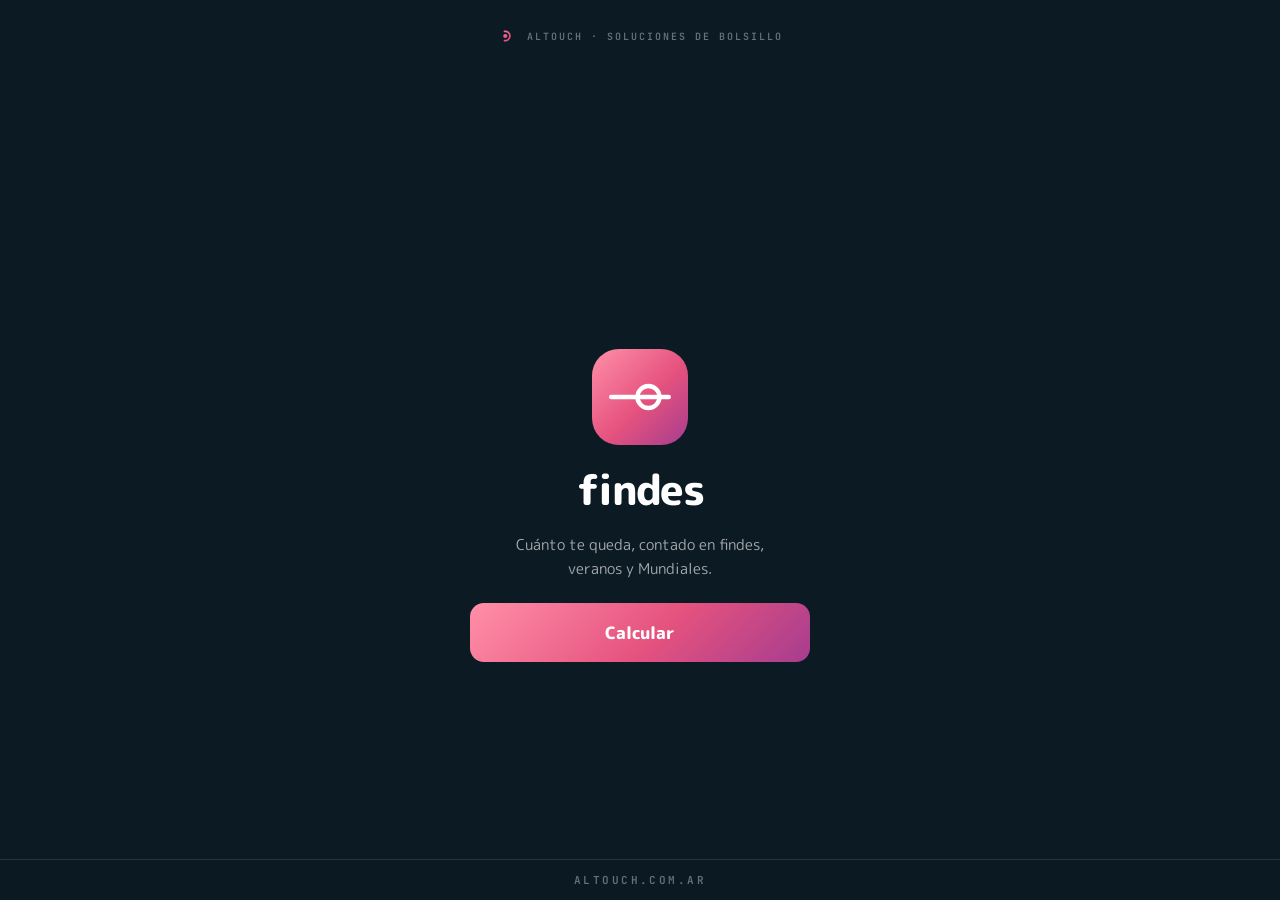
<file: findes/index.html>
<!DOCTYPE html>
<html lang="es-AR">
<head>
<meta charset="utf-8">
<meta name="viewport" content="width=device-width,initial-scale=1,viewport-fit=cover">
<title>findes · altouch</title>
<meta name="description" content="Cuántos findes te quedan, según las tablas de mortalidad. Una app de altouch.">
<meta name="theme-color" content="#0C1A24">
<meta name="apple-mobile-web-app-capable" content="yes">
<meta name="apple-mobile-web-app-status-bar-style" content="black-translucent">
<meta name="apple-mobile-web-app-title" content="findes">
<meta name="mobile-web-app-capable" content="yes">
<link rel="manifest" href="manifest.json">
<link rel="apple-touch-icon" href="icons/apple-touch-icon.png">
<link rel="icon" href="icons/icon-192.png">
<meta property="og:title" content="¿Cuántos findes te quedan?">
<meta property="og:description" content="No en años. En findes, en veranos, en Mundiales.">
<meta property="og:url" content="https://altouch.com.ar/findes">
<meta property="og:type" content="website">
<!-- Candado: la app solo puede cargar cosas de su propia carpeta y no puede
     abrir ninguna conexión de salida. connect-src 'none' significa que el
     navegador bloquea cualquier intento de enviar datos afuera. -->
<meta http-equiv="Content-Security-Policy" content="default-src 'self'; script-src 'self' 'unsafe-inline'; style-src 'self' 'unsafe-inline'; img-src 'self' data:; font-src 'self'; connect-src 'none'; worker-src 'self'; manifest-src 'self'; base-uri 'none'; form-action 'none'; object-src 'none'">
<meta name="referrer" content="no-referrer">
<link rel="preload" href="fonts/rounded-800.woff2" as="font" type="font/woff2" crossorigin>
<style>
/* Tipografías servidas desde la propia carpeta. Ni una llamada a terceros. */
@font-face{font-family:'M PLUS Rounded 1c';font-style:normal;font-weight:400;font-display:swap;src:url('fonts/rounded-400.woff2') format('woff2')}
@font-face{font-family:'M PLUS Rounded 1c';font-style:normal;font-weight:700;font-display:swap;src:url('fonts/rounded-700.woff2') format('woff2')}
@font-face{font-family:'M PLUS Rounded 1c';font-style:normal;font-weight:800;font-display:swap;src:url('fonts/rounded-800.woff2') format('woff2')}
@font-face{font-family:'JetBrains Mono';font-style:normal;font-weight:400;font-display:swap;src:url('fonts/mono-400.woff2') format('woff2')}
@font-face{font-family:'JetBrains Mono';font-style:normal;font-weight:600;font-display:swap;src:url('fonts/mono-600.woff2') format('woff2')}
@font-face{font-family:'JetBrains Mono';font-style:normal;font-weight:700;font-display:swap;src:url('fonts/mono-700.woff2') format('woff2')}

:root{
  /* sustrato — no se toca nunca */
  --bg-0:#0C1A24; --bg-1:#1A2B3C; --bg-2:#22384B;
  --plum:#3A1B36;
  --border:rgba(255,255,255,.12);
  --border-2:rgba(255,255,255,.22);
  --text:#FFFFFF;
  --dim:rgba(255,255,255,.62);
  --faint:rgba(255,255,255,.38);

  /* acento — lúdicas */
  --grad:linear-gradient(135deg,#FF8FA8 0%,#E5527E 55%,#A63D8F 100%);
  --accent:#E5527E;

  /* estado — nunca decorativo */
  --ok:#7FC97A; --alert:#FF5A6E;

  /* forma y tipo */
  --r:14px;
  --font:'M PLUS Rounded 1c',system-ui,sans-serif;
  --mono:'JetBrains Mono',ui-monospace,monospace;
}
*,*::before,*::after{box-sizing:border-box}
html,body{margin:0;padding:0}
body{
  background:var(--bg-0);color:var(--text);font-family:var(--font);font-weight:400;
  -webkit-font-smoothing:antialiased;min-height:100vh;
  padding-bottom:calc(46px + env(safe-area-inset-bottom));
}
:focus-visible{outline:2px solid var(--accent);outline-offset:2px}
button{font-family:inherit}

/* ---- roles tipográficos ---- */
.display{font-weight:800;font-size:clamp(30px,8vw,42px);line-height:1.05;letter-spacing:-.04em;margin:0}
.cifra{font-family:var(--mono);font-weight:700;font-size:clamp(38px,11vw,54px);letter-spacing:-.03em;line-height:1;
  background:var(--grad);-webkit-background-clip:text;background-clip:text;color:transparent}
.titulo{font-weight:700;font-size:20px;line-height:1.2;margin:0}
.cuerpo{font-weight:400;font-size:15px;line-height:1.6;margin:0}
.etiqueta{font-family:var(--mono);font-weight:600;font-size:11px;letter-spacing:.22em;text-transform:uppercase;color:var(--dim);margin:0}
.num{font-family:var(--mono);font-variant-numeric:tabular-nums}

/* ---- estructura ---- */
.wrap{max-width:600px;margin:0 auto;padding:26px 18px 40px}
.pantalla{display:none}
.pantalla.on{display:block}
.pie-fijo{
  position:fixed;left:0;right:0;bottom:0;z-index:20;
  background:rgba(12,26,36,.92);backdrop-filter:blur(8px);
  border-top:1px solid var(--border);
  padding:13px 18px calc(13px + env(safe-area-inset-bottom));
  text-align:center;font-family:var(--mono);font-weight:600;font-size:11px;
  letter-spacing:.22em;color:var(--faint)
}

/* ---- marca ---- */
.marca-pie{display:flex;align-items:center;justify-content:center;gap:9px;margin-bottom:auto}
.marca-pie svg{width:20px;height:20px;flex:none}
.marca-pie span{font-family:var(--mono);font-weight:600;font-size:10px;letter-spacing:.2em;color:var(--faint)}

/* ---- tile ---- */
.tile{width:96px;height:96px;border-radius:26.88px;background:var(--grad);display:flex;align-items:center;justify-content:center;margin:0 auto}
.tile svg{width:88px;height:88px}

/* ---- botones ---- */
.btn{
  display:block;width:100%;border:0;border-radius:var(--r);padding:17px;cursor:pointer;
  font-weight:800;font-size:17px;color:#fff;background:var(--grad);letter-spacing:-.01em
}
.btn:active{transform:translateY(1px)}
.btn-fantasma{
  display:block;width:100%;border:1px solid var(--border-2);background:transparent;border-radius:var(--r);
  padding:15px;cursor:pointer;font-weight:700;font-size:15px;color:var(--dim)
}
.btn-fantasma:hover{color:var(--text);border-color:var(--accent)}
.link{background:none;border:0;color:var(--accent);font-weight:700;font-size:13px;cursor:pointer;padding:12px 0 0}

/* ---- apertura ---- */
#p-abrir .wrap{min-height:calc(100vh - 46px);display:flex;flex-direction:column;text-align:center}
.abrir-centro{margin:auto 0;display:flex;flex-direction:column;gap:22px;align-items:center}
.abrir-nombre{margin:0}
.abrir-sub{color:var(--dim);max-width:30ch;margin:0}

/* ---- campos ---- */
.campo{margin-bottom:22px}
.campo-lbl{display:block;margin-bottom:10px}
.fecha-caja{display:flex;align-items:center;background:var(--bg-1);border:1px solid var(--border);border-radius:var(--r);padding:4px 14px}
.fecha-caja.mal{border-color:var(--alert)}
.fnum{width:2.7ch;border:0;background:transparent;color:var(--text);font-family:var(--mono);font-weight:700;font-size:22px;padding:16px 0;text-align:center;outline:none}
.fnum--ancho{width:4.8ch}
.fnum::placeholder{color:var(--faint);font-weight:400}
.fsep{color:var(--faint);font-family:var(--mono);font-size:20px;padding:0 3px}
.aviso-error{color:var(--alert);font-size:13px;margin:9px 0 0;line-height:1.5}

.opciones{display:grid;gap:10px}
.opcion{
  width:100%;text-align:left;background:var(--bg-1);border:1px solid var(--border);border-radius:var(--r);
  padding:19px 18px;color:var(--text);font-weight:700;font-size:17px;cursor:pointer
}
.opcion:hover{border-color:var(--border-2)}
.opcion.on{border-color:var(--accent)}

/* ---- respuesta ---- */
.respuesta{background:var(--plum);border:1px solid var(--border);border-radius:var(--r);padding:26px 20px;text-align:center}
.respuesta .cifra{display:block;margin-bottom:12px}
.respuesta .etiqueta{margin-bottom:16px}
.respuesta .cuerpo{color:var(--dim)}

.bloque{margin-top:34px}
.bloque > .etiqueta{margin-bottom:14px}

/* línea */
.linea-barra{position:relative;height:8px;background:var(--bg-2);border-radius:5px}
.linea-vivido{position:absolute;inset:0 auto 0 0;background:var(--grad);border-radius:5px}
.linea-cruce{position:absolute;top:-6px;width:2px;height:20px;background:var(--border-2)}
.linea-aca{position:absolute;top:50%;transform:translate(-50%,-50%)}
.linea-punto{display:block;width:15px;height:15px;border-radius:50%;background:var(--alert);box-shadow:0 0 0 4px var(--bg-0)}
.linea-txt{position:absolute;top:21px;left:50%;transform:translateX(-50%);white-space:nowrap;font-family:var(--mono);font-weight:600;font-size:10px;letter-spacing:.18em;text-transform:uppercase;color:var(--alert)}
.linea-pies{display:flex;justify-content:space-between;margin-top:34px;font-family:var(--mono);font-size:12px;color:var(--faint)}
.linea-nota{font-size:14px;line-height:1.6;color:var(--dim);margin:14px 0 0}
.linea-nota b{color:var(--text);font-weight:700}

/* datos */
.datos{display:grid;grid-template-columns:repeat(auto-fit,minmax(148px,1fr));gap:9px}
.dato{background:var(--bg-1);border:1px solid var(--border);border-radius:var(--r);padding:15px 16px}
.dato-v{font-family:var(--mono);font-weight:700;font-size:25px;letter-spacing:-.02em;line-height:1.1;
  background:var(--grad);-webkit-background-clip:text;background-clip:text;color:transparent}
.dato--ido .dato-v{background:none;color:var(--dim)}
.dato-e{font-size:12px;color:var(--faint);margin-top:6px;line-height:1.4}

/* módulos */
.mod{background:var(--bg-1);border:1px solid var(--border);border-radius:var(--r);padding:19px 17px;margin-bottom:10px}
.mod-head{display:flex;justify-content:space-between;align-items:center;gap:10px;margin-bottom:12px}
.mod-head .titulo{font-size:17px}
.mod .titulo{font-size:17px;margin-bottom:12px}
.mod-ayuda{font-size:13px;color:var(--faint);margin:-6px 0 12px}
.badge{background:var(--grad);color:#fff;border-radius:20px;padding:5px 13px;font-family:var(--mono);font-weight:700;font-size:13px;flex:none}
.salida{margin-top:15px;padding-top:14px;border-top:1px solid var(--border)}
.sl{font-size:14.5px;line-height:1.6;margin:0 0 7px;color:var(--text)}
.sl b{font-family:var(--mono);font-weight:700;color:var(--accent)}
.sl--tenue{color:var(--faint);font-size:13px}
.mod-sep{height:1px;background:var(--border);margin:17px 0}

input[type=range]{width:100%;appearance:none;-webkit-appearance:none;background:transparent;margin:6px 0 3px}
input[type=range]::-webkit-slider-runnable-track{height:4px;background:var(--bg-2);border-radius:3px}
input[type=range]::-moz-range-track{height:4px;background:var(--bg-2);border-radius:3px}
input[type=range]::-webkit-slider-thumb{-webkit-appearance:none;width:24px;height:24px;border-radius:50%;background:var(--accent);margin-top:-10px;cursor:pointer;border:0}
input[type=range]::-moz-range-thumb{width:24px;height:24px;border-radius:50%;background:var(--accent);cursor:pointer;border:0}
.rango-pies{display:flex;justify-content:space-between;font-family:var(--mono);font-size:10px;color:var(--faint)}

.mini-lbl{display:block;font-size:12px;color:var(--faint);margin:14px 0 7px}
.mini-lbl b{font-family:var(--mono);color:var(--accent)}
.mini{width:100%;background:var(--bg-2);border:1px solid var(--border);color:var(--text);font-size:16px;padding:13px;border-radius:10px;font-family:var(--font);font-weight:400}
.mini.num{font-family:var(--mono);font-weight:700}
.mini::placeholder{color:var(--faint);font-weight:400}
.trio{display:grid;grid-template-columns:1fr 1fr 1.4fr;gap:8px}
.trio .mini{text-align:center}

.hitos{list-style:none;margin:0;padding:0}
.hito{display:flex;gap:12px;align-items:flex-start;padding:11px 0;border-bottom:1px solid var(--border)}
.hito:last-child{border-bottom:0}
.hito-m{width:8px;height:8px;border-radius:50%;background:var(--accent);margin-top:6px;flex:none}
.hito--ido .hito-m{background:var(--bg-2)}
.hito--ido .hito-t{color:var(--faint)}
.hito-t{font-size:14.5px;line-height:1.35}
.hito-f{font-family:var(--mono);font-size:11px;color:var(--faint);margin-top:4px}

.chips{display:flex;flex-wrap:wrap;gap:7px}
.chip{background:var(--bg-2);border:1px solid var(--border);color:var(--dim);border-radius:20px;padding:8px 13px;font-size:13px;cursor:pointer}
.chip:hover{color:var(--text);border-color:var(--border-2)}
.chip.on{border-color:var(--accent);color:var(--text)}
.cuantas-out{margin-top:18px;padding-top:15px;border-top:1px solid var(--border);text-align:center}
.cuantas-n{font-family:var(--mono);font-weight:700;font-size:clamp(38px,13vw,52px);line-height:1;letter-spacing:-.03em;
  background:var(--grad);-webkit-background-clip:text;background-clip:text;color:transparent}
.cuantas-t{font-size:15px;color:var(--dim);margin-top:10px}
.cuantas-a{font-size:13px;color:var(--alert);margin-top:10px}

/* grilla */
.grilla{display:grid;grid-template-columns:repeat(52,1fr);gap:2px}
.p{aspect-ratio:1;border-radius:50%;background:var(--bg-2)}
.p.ido{background:var(--accent);opacity:0;animation:ap .5s ease forwards}
.p.hoy{background:var(--alert);animation:lat 1.6s ease-in-out infinite}
@keyframes ap{to{opacity:1}}
@keyframes lat{0%,100%{opacity:1;transform:scale(1)}50%{opacity:.3;transform:scale(1.5)}}
@media (prefers-reduced-motion:reduce){.p.ido{opacity:1;animation:none}.p.hoy{animation:none}}
.leyenda{display:flex;gap:15px;flex-wrap:wrap;margin-top:13px;font-family:var(--mono);font-size:10px;color:var(--faint)}
.leyenda i{display:inline-block;width:8px;height:8px;border-radius:50%;margin-right:6px;vertical-align:0}
.l1{background:var(--accent)}.l2{background:var(--alert)}.l3{background:var(--bg-2)}

/* cierre */
.cierre{margin-top:38px;background:var(--plum);border:1px solid var(--border);border-radius:var(--r);padding:24px 20px}
.cierre .display{font-size:clamp(24px,6.5vw,32px);margin-bottom:16px}
.cierre p{font-size:15px;line-height:1.65;color:var(--dim);margin:0 0 13px}
.cierre b{color:var(--text);font-weight:700}
.reloj{margin-top:20px;padding:18px;background:var(--bg-0);border:1px solid var(--border);border-radius:10px;text-align:center}
.reloj .etiqueta{margin-bottom:9px}
.reloj-v{font-family:var(--mono);font-weight:700;font-size:clamp(20px,6vw,28px);color:var(--alert)}
.remate{font-weight:800;font-size:clamp(20px,5.5vw,26px);line-height:1.25;letter-spacing:-.03em;margin:26px 0 0;
  background:var(--grad);-webkit-background-clip:text;background-clip:text;color:transparent}
.legal{margin-top:24px;font-size:11px;line-height:1.6;color:var(--faint)}
.acciones{margin-top:26px;display:grid;gap:10px}
</style>
</head>
<body>

<!-- ══════════ 1 · APERTURA ══════════ -->
<section class="pantalla on" id="p-abrir">
  <div class="wrap">
    <div class="marca-pie">
      <svg viewBox="0 0 52 52" fill="none" xmlns="http://www.w3.org/2000/svg" aria-hidden="true">
        <defs><linearGradient id="gm" x1="0" y1="0" x2="52" y2="52" gradientUnits="userSpaceOnUse">
          <stop stop-color="#FF8FA8"/><stop offset=".55" stop-color="#E5527E"/><stop offset="1" stop-color="#A63D8F"/>
        </linearGradient></defs>
        <circle cx="19" cy="26" r="5.5" fill="url(#gm)"/>
        <path d="M16.92 14.18 A12 12 0 1 1 16.92 37.82" stroke="url(#gm)" stroke-width="4.4" stroke-linecap="round"/>
      </svg>
      <span>ALTOUCH · SOLUCIONES DE BOLSILLO</span>
    </div>

    <div class="abrir-centro">
      <div class="tile">
        <svg viewBox="0 0 52 52" fill="none" xmlns="http://www.w3.org/2000/svg" aria-hidden="true">
          <path d="M9 26 H43" stroke="#fff" stroke-width="2.6" stroke-linecap="round"/>
          <circle cx="31" cy="26" r="6.5" stroke="#fff" stroke-width="2.6"/>
        </svg>
      </div>
      <h1 class="display abrir-nombre">findes</h1>
      <p class="cuerpo abrir-sub">Cuánto te queda, contado en findes, veranos y Mundiales.</p>
      <div style="width:100%;max-width:340px">
        <button class="btn" id="b-arrancar">Calcular</button>
      </div>
    </div>
  </div>
</section>

<!-- ══════════ 2 · LA PREGUNTA (paso 1) ══════════ -->
<section class="pantalla" id="p-fecha">
  <div class="wrap">
    <p class="etiqueta">Paso 1 de 2</p>
    <h2 class="display" style="margin:12px 0 26px">¿Cuándo naciste?</h2>
    <div class="campo">
      <span class="etiqueta campo-lbl">Día · mes · año</span>
      <div class="fecha-caja" id="caja-fecha">
        <input class="fnum" id="f-dd" inputmode="numeric" placeholder="DD" aria-label="Día" maxlength="2" autocomplete="off">
        <span class="fsep">/</span>
        <input class="fnum" id="f-mm" inputmode="numeric" placeholder="MM" aria-label="Mes" maxlength="2" autocomplete="off">
        <span class="fsep">/</span>
        <input class="fnum fnum--ancho" id="f-aa" inputmode="numeric" placeholder="AAAA" aria-label="Año" maxlength="4" autocomplete="off">
      </div>
      <p class="aviso-error" id="err-fecha" hidden></p>
    </div>
    <button class="btn" id="b-seguir">Seguir</button>
    <button class="link" id="b-volver-1" style="width:100%;text-align:center">Volver</button>
  </div>
</section>

<!-- ══════════ 2 · LA PREGUNTA (paso 2) ══════════ -->
<section class="pantalla" id="p-sexo">
  <div class="wrap">
    <p class="etiqueta">Paso 2 de 2</p>
    <h2 class="display" style="margin:12px 0 10px">¿Femenino o masculino?</h2>
    <p class="cuerpo" style="color:var(--dim);margin-bottom:26px">La tabla de mortalidad cambia bastante entre los dos.</p>
    <div class="opciones">
      <button class="opcion" data-sexo="F">Femenino</button>
      <button class="opcion" data-sexo="M">Masculino</button>
    </div>
    <button class="link" id="b-volver-2" style="width:100%;text-align:center">Volver</button>
  </div>
</section>

<!-- ══════════ 3 · LA RESPUESTA ══════════ -->
<section class="pantalla" id="p-resultado">
  <div class="wrap" id="salida"></div>
</section>

<div class="pie-fijo">ALTOUCH.COM.AR</div>

<script>
/* ══════════════════════════════════════════════════════════════
   TABLAS DE MORTALIDAD — INDEC, Tablas abreviadas de mortalidad
   por sexo y edad. Total del país. Año 2019 (publicación oct. 2025,
   Censo Nacional 2022). Columna ex (esperanza de vida restante a
   la edad x). Pasos de 5 años, de 0 a 100.
   Fuente: indec.gob.ar/ftp/cuadros/publicaciones/tablas_mortalidad_2019.pdf
   ══════════════════════════════════════════════════════════════ */
const EX_M=[74.4,70.2,65.2,60.3,55.5,50.9,46.2,41.5,36.8,32.2,27.8,23.5,19.5,15.9,12.7,9.9,7.6,5.7,4.2,3.1,2.3];
const EX_F=[80.2,75.9,71.0,66.0,61.1,56.3,51.4,46.6,41.9,37.2,32.6,28.1,23.8,19.7,15.9,12.4,9.5,7.0,5.1,3.6,2.6];

const DIA=86400000, ANIO=365.2425, LUNA=29.53059, KM_DIA=2573424, LAT_DIA=100800;
const DIAS=['domingo','lunes','martes','miércoles','jueves','viernes','sábado'];
const MESES=['enero','febrero','marzo','abril','mayo','junio','julio','agosto','septiembre','octubre','noviembre','diciembre'];
const MUNDIALES=[1930,1934,1938,1950,1954,1958,1962,1966,1970,1974,1978,1982,1986,1990,1994,1998,2002,2006,2010,2014,2018,2022,2026];

const ex=(e,s)=>{const t=s==='F'?EX_F:EX_M;if(e<=0)return t[0];if(e>=100)return t[t.length-1];
  const i=Math.floor(e/5);return t[i]+(t[i+1]-t[i])*((e-i*5)/5);};
const N=n=>Math.round(n).toLocaleString('es-AR');
const fLarga=d=>`${d.getDate()} de ${MESES[d.getMonth()]} de ${d.getFullYear()}`;
const fCorta=d=>`${String(d.getDate()).padStart(2,'0')}/${String(d.getMonth()+1).padStart(2,'0')}/${d.getFullYear()}`;
const masDias=(n,x)=>new Date(n.getTime()+x*DIA);
const esc=s=>String(s).replace(/[&<>"]/g,c=>({'&':'&amp;','<':'&lt;','>':'&gt;','"':'&quot;'}[c]));

function anual(mes,dia,desde,hasta){let n=0;
  for(let y=desde.getFullYear();y<=hasta.getFullYear();y++){const d=new Date(y,mes,dia);if(d>desde&&d<=hasta)n++;}
  return n;}

function cruce(nac,s){for(let m=0;m<1300;m++){
  const d=new Date(nac.getFullYear(),nac.getMonth()+m,nac.getDate());
  const e=(d-nac)/DIA/ANIO; if(e>=ex(e,s))return d;} return null;}

function calcular(nac,s){
  const hoy=new Date(), vividos=Math.floor((hoy-nac)/DIA), edad=vividos/ANIO;
  const e=ex(edad,s), restanDias=e*ANIO, fin=new Date(hoy.getTime()+restanDias*DIA);
  const mVividos=MUNDIALES.filter(y=>{const d=new Date(y,6,1);return d>nac&&d<=hoy;});
  const mFuturos=[]; for(let y=2030;y<=fin.getFullYear()+4;y+=4){const d=new Date(y,6,1);if(d>hoy&&d<=fin)mFuturos.push(y);}
  return {nac,hoy,s,edad,e,vividos,restanDias,fin,edadFin:edad+e,
    findesIdos:Math.floor(vividos/7), findes:Math.floor(restanDias/7),
    lunasIdas:vividos/LUNA, lunas:restanDias/LUNA,
    km:vividos*KM_DIA, latidos:vividos*LAT_DIA, diaNac:DIAS[nac.getDay()],
    mVividos,mFuturos,
    veranos:anual(11,21,hoy,fin), navidades:anual(11,25,hoy,fin),
    cumples:anual(nac.getMonth(),nac.getDate(),hoy,fin),
    asados:Math.floor(restanDias/15), cruce:cruce(nac,s)};
}

/* ---------- navegación ---------- */
const $=id=>document.getElementById(id);
let D=null, NAC=null, SEXO=null;
const ir=id=>{document.querySelectorAll('.pantalla').forEach(p=>p.classList.remove('on'));
  $(id).classList.add('on'); window.scrollTo(0,0);};

$('b-arrancar').onclick=()=>{ir('p-fecha');setTimeout(()=>$('f-dd').focus(),80);};
$('b-volver-1').onclick=()=>ir('p-abrir');
$('b-volver-2').onclick=()=>ir('p-fecha');

/* salto de foco entre DD / MM / AAAA */
const soloNum=(el,max,sig)=>{el.value=el.value.replace(/\D/g,'').slice(0,max);
  if(el.value.length===max&&sig)sig.focus();};
$('f-dd').oninput=()=>soloNum($('f-dd'),2,$('f-mm'));
$('f-mm').oninput=()=>soloNum($('f-mm'),2,$('f-aa'));
$('f-aa').oninput=()=>soloNum($('f-aa'),4,null);
$('f-mm').onkeydown=e=>{if(e.key==='Backspace'&&!$('f-mm').value)$('f-dd').focus();};
$('f-aa').onkeydown=e=>{if(e.key==='Backspace'&&!$('f-aa').value)$('f-mm').focus();};
$('f-aa').addEventListener('keypress',e=>{if(e.key==='Enter')$('b-seguir').click();});

function leerFecha(){
  const dd=$('f-dd').value, mm=$('f-mm').value, aa=$('f-aa').value;
  if(!dd||!mm||aa.length!==4) return {err:'Faltan datos. Escribí día, mes y los cuatro dígitos del año.'};
  const d=+dd,m=+mm,a=+aa;
  if(m<1||m>12) return {err:'El mes va de 01 a 12.'};
  const f=new Date(a,m-1,d);
  if(f.getMonth()!==m-1||f.getDate()!==d) return {err:`${MESES[m-1]} de ${a} no tiene ${d} días. Corregí el día.`};
  if(f>new Date()) return {err:'Esa fecha todavía no llegó. Revisá el año.'};
  const edad=(Date.now()-f)/DIA/ANIO;
  if(edad>=100) return {err:'La tabla de mortalidad llega hasta los 100 años.'};
  return {f};
}

$('b-seguir').onclick=()=>{
  const r=leerFecha(), e=$('err-fecha'), caja=$('caja-fecha');
  if(r.err){e.textContent=r.err;e.hidden=false;caja.classList.add('mal');return;}
  e.hidden=true;caja.classList.remove('mal');NAC=r.f;ir('p-sexo');
};

document.querySelectorAll('.opcion').forEach(b=>{
  b.onclick=()=>{
    document.querySelectorAll('.opcion').forEach(x=>x.classList.remove('on'));
    b.classList.add('on'); SEXO=b.dataset.sexo;
    D=calcular(NAC,SEXO); pintar(); ir('p-resultado');
  };
});

/* ---------- render del resultado ---------- */
function pintar(){
  const d=D;
  const pct=(d.edad/d.edadFin)*100;
  const eC=d.cruce?(d.cruce-d.nac)/DIA/ANIO:null;
  const pctC=eC?(eC/d.edadFin)*100:null;
  const yaCruzo=d.cruce&&d.cruce<=d.hoy;

  const dato=(v,e,ido)=>`<div class="dato${ido?' dato--ido':''}"><div class="dato-v">${v}</div><div class="dato-e">${e}</div></div>`;

  $('salida').innerHTML=`
  <div class="respuesta">
    <span class="cifra num" id="cifra">${N(d.findes)}</span>
    <p class="etiqueta">findes por delante</p>
    <p class="cuerpo">Unos <span class="num">${d.e.toFixed(1)}</span> años más. Si todo va como el promedio,
      llegás hasta el ${fLarga(d.fin)}.</p>
  </div>

  <div class="bloque">
    <p class="etiqueta">Estás acá</p>
    <div class="linea-barra">
      <div class="linea-vivido" style="width:${pct}%"></div>
      ${pctC!==null?`<div class="linea-cruce" style="left:${pctC}%"></div>`:''}
      <div class="linea-aca" style="left:${pct}%"><span class="linea-punto"></span><span class="linea-txt">hoy</span></div>
    </div>
    <div class="linea-pies"><span>${d.nac.getFullYear()}</span><span>${d.fin.getFullYear()}</span></div>
    ${d.cruce?`<p class="linea-nota">${yaCruzo
      ?`El punto de cruce <b>ya pasó</b>: fue el ${fLarga(d.cruce)}. Desde ese día tenés menos vida por delante que por detrás.`
      :`Punto de cruce: <b>${fLarga(d.cruce)}</b>. Ese día vas a empezar a tener menos por delante que por detrás.`}</p>`:''}
  </div>

  <div class="bloque">
    <p class="etiqueta">Hacia atrás</p>
    <div class="datos">
      ${dato(d.diaNac,'Naciste un',1)}
      ${dato(N(d.vividos),'Días vividos',1)}
      ${dato(N(d.findesIdos),'Findes que ya usaste',1)}
      ${dato(N(d.lunasIdas),'Lunas llenas que pasaron',1)}
      ${dato(d.mVividos.length,`Mundiales vividos${d.mVividos.length?` (desde ${d.mVividos[0]})`:''}`,1)}
      ${dato((d.km/1e9).toFixed(1)+' mil M','Kilómetros girando alrededor del Sol',1)}
      ${dato((d.latidos/1e9).toFixed(2)+' mil M','Latidos, más o menos',1)}
    </div>
  </div>

  <div class="bloque">
    <p class="etiqueta">Hacia adelante</p>
    <div class="datos">
      ${dato(N(d.findes),'Findes')}
      ${dato(d.veranos,'Veranos')}
      ${dato(d.navidades,'Navidades')}
      ${dato(d.cumples,'Cumpleaños tuyos')}
      ${dato(d.mFuturos.length,d.mFuturos.length?`Mundiales — el último, el ${d.mFuturos[d.mFuturos.length-1]}`:'Mundiales')}
      ${dato(N(d.lunas),'Lunas llenas')}
      ${dato(N(d.asados),'Asados, uno cada 15 días')}
      ${dato(N(d.restanDias),'Atardeceres')}
    </div>
  </div>

  <div class="bloque">
    <p class="etiqueta">Jugá con tu línea</p>

    <div class="mod">
      <div class="mod-head"><h3 class="titulo">Cuando cumpliste (o cumplas)</h3><span class="badge" id="r-edad">30</span></div>
      <input type="range" id="r-slider" min="0" max="${Math.floor(d.edadFin)}" value="30" aria-label="Edad">
      <div class="rango-pies"><span>0</span><span>${Math.floor(d.edadFin)}</span></div>
      <div class="salida" id="r-out"></div>
    </div>

    <div class="mod">
      <h3 class="titulo" id="h-hitos">Lo próximo que te toca</h3>
      <ul class="hitos" id="lista-hitos"></ul>
      <button class="link" id="b-hitos">Ver también los que ya pasaron</button>
    </div>

    <div class="mod">
      <h3 class="titulo">Traductor de días</h3>
      <label class="mini-lbl" for="t-n">Tu día número…</label>
      <input class="mini num" id="t-n" inputmode="numeric" value="10000" maxlength="5">
      <p class="sl" id="t-out1"></p>
      <div class="mod-sep"></div>
      <span class="mini-lbl">…o qué día tuyo fue esta fecha</span>
      <div class="trio">
        <input class="mini num" id="t-dd" inputmode="numeric" placeholder="DD" aria-label="Día" maxlength="2">
        <input class="mini num" id="t-mm" inputmode="numeric" placeholder="MM" aria-label="Mes" maxlength="2">
        <input class="mini num" id="t-aa" inputmode="numeric" placeholder="AAAA" aria-label="Año" maxlength="4">
      </div>
      <p class="sl" id="t-out2"></p>
    </div>

    <div class="mod">
      <h3 class="titulo">¿Cuántas veces más?</h3>
      <p class="mod-ayuda">Elegí algo, o escribí lo que quieras.</p>
      <div class="chips" id="chips"></div>
      <label class="mini-lbl" for="c-cosa">Qué</label>
      <input class="mini" id="c-cosa" value="ver el mar" maxlength="40" placeholder="ver a tu hermano">
      <label class="mini-lbl" for="c-frec">Veces por año: <b id="c-frec-v">2</b></label>
      <input type="range" id="c-frec" min="1" max="365" value="2" aria-label="Veces por año">
      <div class="rango-pies"><span>1 al año</span><span>todos los días</span></div>
      <div class="cuantas-out">
        <div class="cuantas-n num" id="c-num">—</div>
        <div class="cuantas-t" id="c-txt"></div>
        <div class="cuantas-a" id="c-alerta"></div>
      </div>
    </div>
  </div>

  <div class="bloque">
    <p class="etiqueta">Tu vida, un punto por finde</p>
    <div class="grilla" id="grilla" role="img"
      aria-label="${N(d.findesIdos+d.findes)} findes en total: ${N(d.findesIdos)} vividos y ${N(d.findes)} por delante."></div>
    <div class="leyenda">
      <span><i class="l1"></i>${N(d.findesIdos)} vividos</span>
      <span><i class="l2"></i>este</span>
      <span><i class="l3"></i>${N(d.findes)} por delante</span>
    </div>
  </div>

  <div class="cierre">
    <h2 class="display">Ninguno de estos números es tuyo.</h2>
    <p>Son promedios. Describen a un montón de gente al mismo tiempo y a nadie en particular.
      <b>Casi la mitad de las personas de tu edad no va a llegar a esa fecha</b>, y ninguna de ellas lo
      sabía cuando abrió una app.</p>
    <p>La grilla de arriba tiene <span class="num">${N(d.findes)}</span> puntos apagados. No están
      garantizados. El único que existe de verdad es el que está prendido en rojo.</p>
    <div class="reloj">
      <p class="etiqueta">Este finde termina en</p>
      <div class="reloj-v" id="reloj">—</div>
    </div>
    <p class="remate">No empieces el lunes.<br>Ya estás adentro de uno.</p>
  </div>

  <div class="acciones">
    <button class="btn" id="b-compartir">Compartir</button>
    <button class="btn-fantasma" id="b-otra">Probar con otra fecha</button>
  </div>

  <p class="legal">Estimaciones basadas en tablas de mortalidad por edad y sexo. No es una predicción
    médica ni personal.<br><br>
    Tu fecha de nacimiento no sale de este dispositivo. No hay servidor, no hay cuenta, no hay
    analítica y no hay cookies: el cálculo pasa entero en tu navegador y se borra al cerrar.
    Las tipografías vienen adentro de la app, así que ni siquiera se le pide algo a un tercero.</p>
  `;

  montarGrilla(); montarRegla(); montarHitos(); montarTraductor(); montarCuantas(); montarReloj();
  $('b-otra').onclick=()=>{ir('p-fecha');};
  $('b-compartir').onclick=compartir;
}

/* ---------- grilla ---------- */
function montarGrilla(){
  const g=$('grilla'), total=D.findesIdos+D.findes;
  const red=matchMedia('(prefers-reduced-motion: reduce)').matches;
  const frag=document.createDocumentFragment();
  for(let i=0;i<total;i++){
    const s=document.createElement('span');
    if(i<D.findesIdos){s.className='p ido';if(!red)s.style.animationDelay=(i/D.findesIdos*1500)+'ms';}
    else if(i===D.findesIdos)s.className='p hoy';
    else s.className='p';
    frag.appendChild(s);
  }
  g.appendChild(frag);
}

/* ---------- regla deslizante ---------- */
function montarRegla(){
  const sl=$('r-slider');
  const pintar=()=>{
    const edad=+sl.value;
    $('r-edad').textContent=edad+' años';
    const f=new Date(D.nac.getFullYear()+edad,D.nac.getMonth(),D.nac.getDate());
    const dias=Math.round((f-D.nac)/DIA), ido=f<=D.hoy, delta=Math.abs(Math.round((f-D.hoy)/DIA));
    $('r-out').innerHTML=
      `<p class="sl">Cumpl${ido?'iste':'ís'} ${edad} el <b>${fLarga(f)}</b>, un ${DIAS[f.getDay()]}.</p>
       <p class="sl">Ese día llev${ido?'abas':'arás'} <b>${N(dias)}</b> días vividos y <b>${N(dias/7)}</b> findes usados.</p>
       <p class="sl sl--tenue">${ido?`Fue hace ${N(delta)} días.`:`Faltan ${N(delta)} días. Unos ${N(delta/7)} findes.`}</p>`;
  };
  sl.oninput=pintar; pintar();
}

/* ---------- hitos ---------- */
function montarHitos(){
  const items=[
    {d:1000,t:'Día 1.000'},{d:5000,t:'Día 5.000'},{d:10000,t:'Día 10.000'},
    {d:15000,t:'Día 15.000'},{d:20000,t:'Día 20.000'},{d:25000,t:'Día 25.000'},
    {d:1e9/86400,t:'Mil millones de segundos vivo'},
    {d:1e7/1440,t:'Diez millones de minutos'},
    {d:2e7/1440,t:'Veinte millones de minutos'},
    {d:1e9/LAT_DIA,t:'Mil millones de latidos'},
    {d:500*LUNA,t:'Luna llena n° 500'},
    {d:7000,t:'Semana 1.000'},{d:14000,t:'Semana 2.000'},
    {d:D.vividos*2,t:'El día que tengas el doble de la edad de hoy'},
    {d:(D.vividos+D.restanDias)/2,t:'La mitad exacta de tu vida estimada'},
  ].map(x=>{const f=masDias(D.nac,x.d);
    return {...x,f,ido:f<=D.hoy,delta:Math.abs(Math.round((f-D.hoy)/DIA))};})
   .filter(x=>x.f<=D.fin).sort((a,b)=>a.f-b.f);

  let todos=false;
  const pintar=()=>{
    const ver=todos?items:items.filter(x=>!x.ido).slice(0,5);
    $('h-hitos').textContent=todos?'Todos tus hitos':'Lo próximo que te toca';
    $('b-hitos').textContent=todos?'Ver solo lo que viene':'Ver también los que ya pasaron';
    $('lista-hitos').innerHTML=ver.length?ver.map(x=>
      `<li class="hito${x.ido?' hito--ido':''}"><span class="hito-m"></span><div>
        <div class="hito-t">${x.t}</div>
        <div class="hito-f">${fCorta(x.f)} · ${x.ido?`hace ${N(x.delta)} días`:`en ${N(x.delta)} días`}</div>
      </div></li>`).join(''):'<li class="hito"><div class="hito-t">Ya los pasaste a todos. Tocá el botón de abajo para verlos.</div></li>';
  };
  $('b-hitos').onclick=()=>{todos=!todos;pintar();};
  pintar();
}

/* ---------- traductor ---------- */
function montarTraductor(){
  const n=$('t-n');
  const p1=()=>{
    n.value=n.value.replace(/\D/g,'').slice(0,5);
    const v=parseInt(n.value,10);
    if(!v||v<1||v>40000){$('t-out1').textContent='';return;}
    const f=masDias(D.nac,v), ido=f<=D.hoy, delta=Math.abs(Math.round((f-D.hoy)/DIA));
    $('t-out1').innerHTML=`Tu día <b>${N(v)}</b> ${ido?'fue':'cae'} el ${fLarga(f)}, un ${DIAS[f.getDay()]}. `+
      (ido?`Hace ${N(delta)} días.`:`Faltan ${N(delta)} días.`);
  };
  n.oninput=p1; p1();

  const dd=$('t-dd'),mm=$('t-mm'),aa=$('t-aa');
  const p2=()=>{
    [dd,mm,aa].forEach((el,i)=>el.value=el.value.replace(/\D/g,'').slice(0,i===2?4:2));
    if(!dd.value||!mm.value||aa.value.length!==4){$('t-out2').textContent='';return;}
    const f=new Date(+aa.value,+mm.value-1,+dd.value);
    if(f.getMonth()!==+mm.value-1){$('t-out2').textContent='Esa fecha no existe.';return;}
    const v=Math.round((f-D.nac)/DIA);
    $('t-out2').innerHTML=v<0
      ?`Esa fecha es <b>${N(-v)}</b> días antes de que existieras.`
      :`Ese fue tu día <b>${N(v)}</b>. Tenías <b>${(v/ANIO).toFixed(1)}</b> años.`;
  };
  [dd,mm,aa].forEach(el=>el.oninput=p2);
}

/* ---------- cuántas veces más ---------- */
/* Ojo: cada preset se acota contra TU esperanza de vida. Por eso acá no va
   "ver a tus viejos": ese número lo limita la vida de ellos, no la tuya, y
   daría un resultado alto y falso. Ese cálculo necesita su propia pantalla. */
const PRESETS=[['ver el mar',2],['ir al cine',6],['comer un asado',24],
  ['ir a la cancha',8],['terminar un libro',10],['viajar afuera',1]];

function montarCuantas(){
  $('chips').innerHTML=PRESETS.map(([n,f])=>
    `<button class="chip" data-n="${esc(n)}" data-f="${f}">${esc(n)}</button>`).join('');
  const cosa=$('c-cosa'), frec=$('c-frec');
  const pintar=()=>{
    $('c-frec-v').textContent=frec.value;
    const veces=Math.round(+frec.value*D.e);
    $('c-num').textContent=N(veces);
    $('c-txt').textContent=`veces más vas a ${cosa.value||'hacer eso'}`;
    $('c-alerta').textContent=(veces>0&&veces<100)?'Menos de cien. Entran todas en una hoja.':'';
    document.querySelectorAll('.chip').forEach(c=>c.classList.toggle('on',c.dataset.n===cosa.value));
  };
  document.querySelectorAll('.chip').forEach(c=>c.onclick=()=>{
    cosa.value=c.dataset.n; frec.value=c.dataset.f; pintar();});
  cosa.oninput=pintar; frec.oninput=pintar; pintar();
}

/* ---------- reloj del finde ---------- */
let relojTimer=null;
function montarReloj(){
  if(relojTimer)clearInterval(relojTimer);
  const tic=()=>{
    const el=$('reloj'); if(!el){clearInterval(relojTimer);return;}
    const n=new Date(), f=new Date(n);
    f.setDate(n.getDate()+((7-n.getDay())%7)); f.setHours(23,59,59,999);
    let s=Math.max(0,Math.floor((f-n)/1000));
    const p=x=>String(x).padStart(2,'0');
    el.textContent=`${Math.floor(s/86400)}d ${p(Math.floor(s/3600)%24)}h ${p(Math.floor(s/60)%60)}m ${p(s%60)}s`;
  };
  tic(); relojTimer=setInterval(tic,1000);
}

/* ---------- compartir ---------- */
async function compartir(){
  const txt=`Me quedan ${N(D.findes)} findes, ${D.veranos} veranos y ${D.mFuturos.length} Mundiales.\n\naltouch.com.ar/findes`;
  try{
    if(navigator.share){await navigator.share({title:'findes · altouch',text:txt});return;}
    await navigator.clipboard.writeText(txt);
    const b=$('b-compartir'); const o=b.textContent;
    b.textContent='Copiado'; setTimeout(()=>b.textContent=o,1600);
  }catch(e){/* el usuario canceló */}
}

/* ---------- service worker ---------- */
if('serviceWorker' in navigator){
  addEventListener('load',()=>navigator.serviceWorker.register('sw.js').catch(()=>{}));
}
</script>
</body>
</html>
</file>
